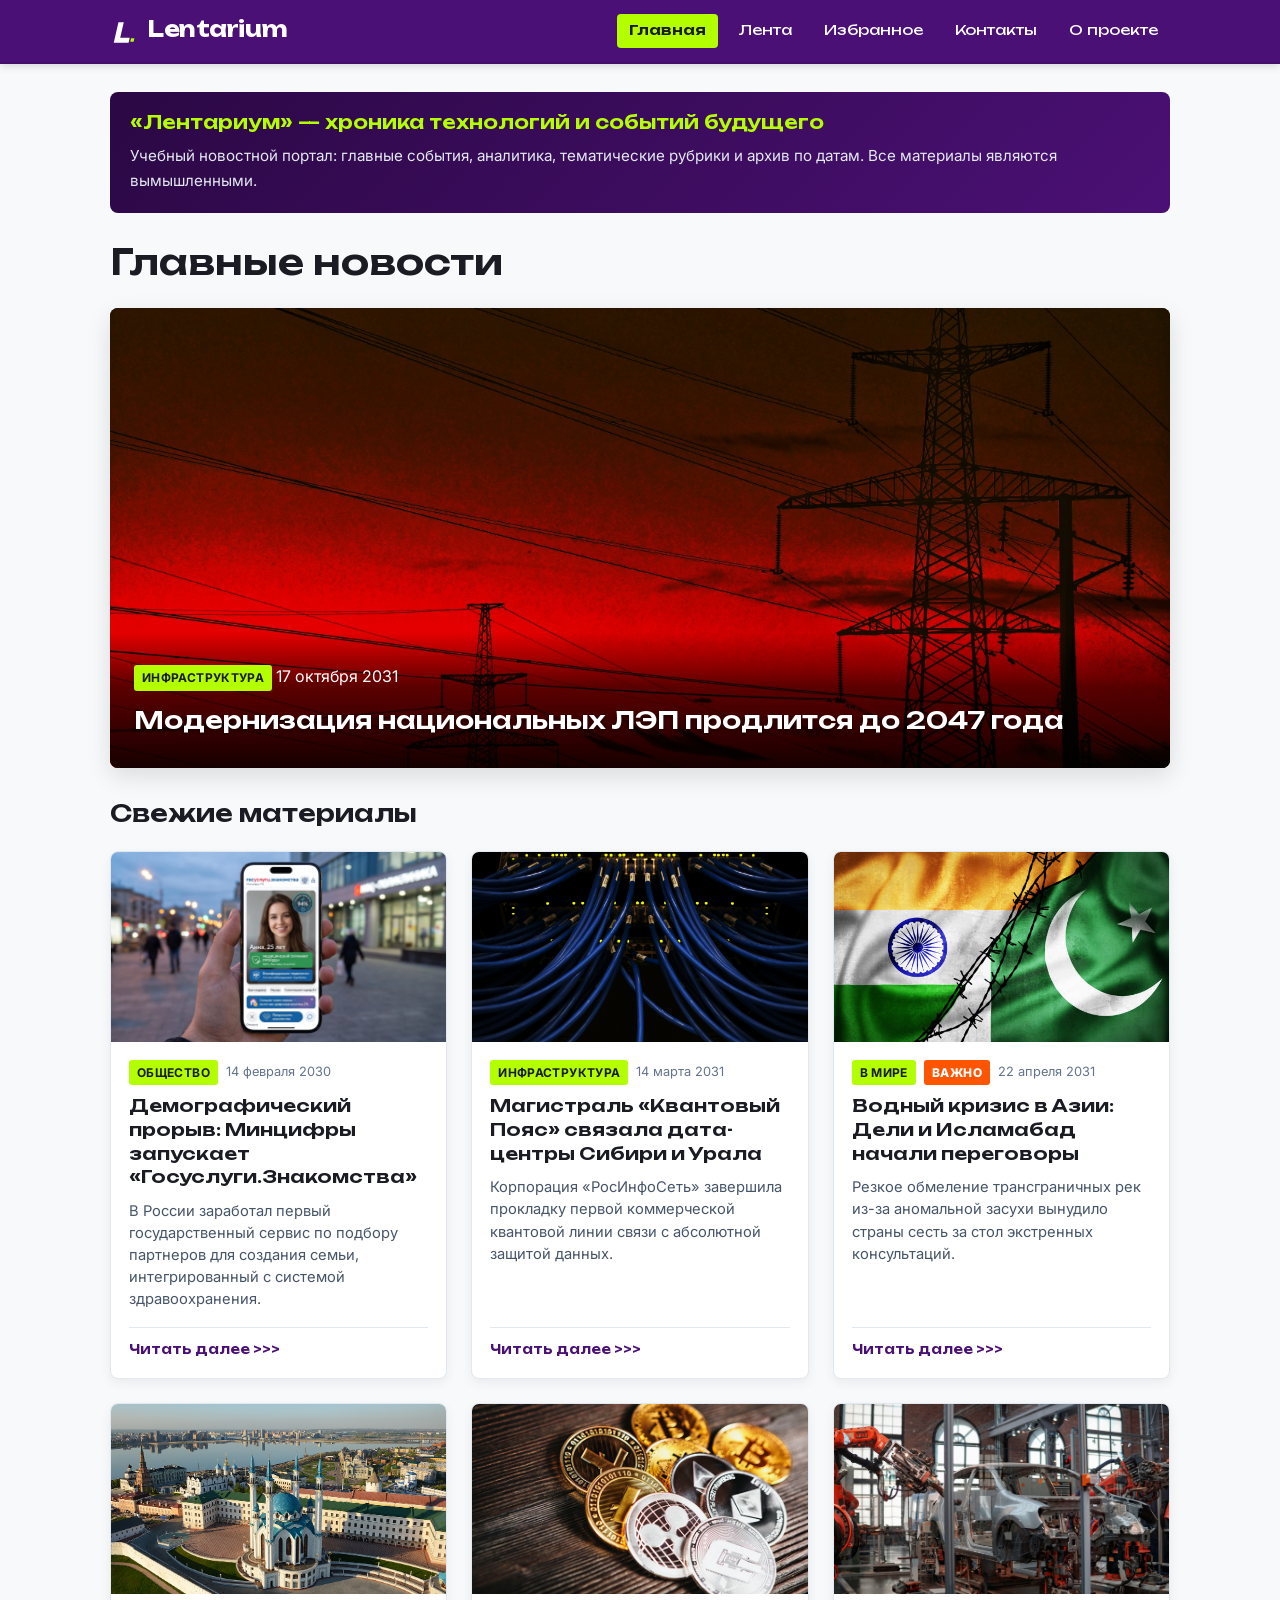
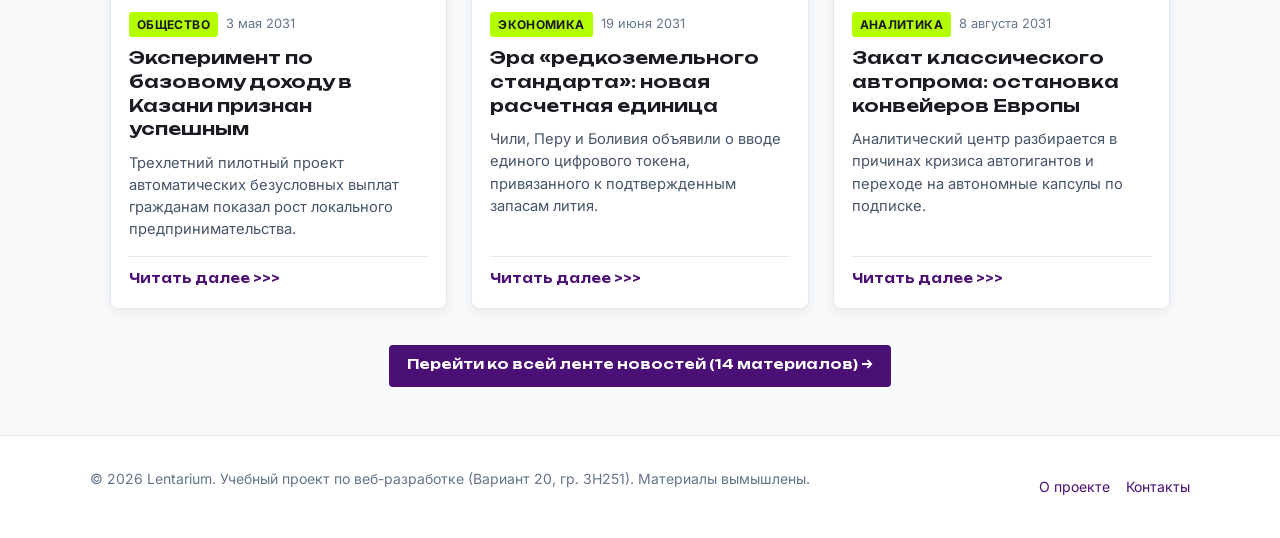
<file: index.html>
<!DOCTYPE html>
<html lang="ru">
<head>
    <meta charset="UTF-8">
    <meta name="viewport" content="width=device-width, initial-scale=1.0">
    <title>Lentarium — Главные новости</title>
    <!-- Фавиконка в формате SVG -->
    <link rel="icon" type="image/svg+xml" href="images/favicon.svg">
    <!-- Подключение основной таблицы стилей -->
    <link rel="stylesheet" href="css/style.css">
</head>
<body>

    <!-- Шапка сайта: логотип и главная навигация -->
    <header class="site-header">
        <div class="header-inner">
            <a href="index.html" class="logo">
                <img src="images/logo.svg" alt="Логотип Lentarium" class="logo-icon">
                <span class="logo-text">Lentarium</span>
            </a>
            <nav class="main-nav" aria-label="Основная навигация">
                <a href="index.html" class="active">Главная</a>
                <a href="news.html">Лента</a>
                <a href="favorites.html">Избранное</a>
                <a href="contacts.html">Контакты</a>
                <a href="about.html">О проекте</a>
            </nav>
        </div>
    </header>

    <main class="main--wide">
        <!-- Блок назначения сайта по ТЗ -->
        <section class="site-intro">
            <h2>«Лентариум» — хроника технологий и событий будущего</h2>
            <p>Учебный новостной портал: главные события, аналитика, тематические рубрики и архив по датам. Все материалы являются вымышленными.</p>
        </section>

        <h1>Главные новости</h1>

        <!-- Главная новость (Hero-баннер) со ссылкой на articles/0001.html -->
        <article class="article-banner">
            <img src="images/ModernizaciaLEP17102031.jpg" alt="Опоры высоковольтных ЛЭП на закате">
            <div class="article-banner__text">
                <p>
                    <span class="tag">Инфраструктура</span> 
                    <time datetime="2031-10-17">17 октября 2031</time>
                </p>
                <h2><a href="articles/0001.html">Модернизация национальных ЛЭП продлится до 2047 года</a></h2>
            </div>
        </article>

        <!-- Подборка из 6 свежих позиций по ТЗ с переходами на статьи -->
        <section>
            <h2>Свежие материалы</h2>
            <div class="news-grid">
                
                <!-- Карточка 1 -> articles/0002.html -->
                <article class="news-card">
                    <div class="news-card__media">
                        <img src="images/GosuslugiZnakomstva14022030.jpeg" alt="Платформа Госуслуги.Знакомства">
                    </div>
                    <div class="news-card__body">
                        <div class="news-card__meta">
                            <span class="tag">Общество</span>
                            <time datetime="2030-02-14">14 февраля 2030</time>
                        </div>
                        <h3 class="news-card__title">
                            <a href="articles/0002.html">Демографический прорыв: Минцифры запускает «Госуслуги.Знакомства»</a>
                        </h3>
                        <p class="news-card__text">
                            В России заработал первый государственный сервис по подбору партнеров для создания семьи, интегрированный с системой здравоохранения.
                        </p>
                        <div class="news-card__footer">
                            <a href="articles/0002.html" class="read-more">Читать далее &gt;&gt;&gt;</a>
                        </div>
                    </div>
                </article>

                <!-- Карточка 2 -> articles/0003.html -->
                <article class="news-card">
                    <div class="news-card__media">
                        <img src="images/ITMainline14032031.jpg" alt="Серверная стойка дата-центра">
                    </div>
                    <div class="news-card__body">
                        <div class="news-card__meta">
                            <span class="tag">Инфраструктура</span>
                            <time datetime="2031-03-14">14 марта 2031</time>
                        </div>
                        <h3 class="news-card__title">
                            <a href="articles/0003.html">Магистраль «Квантовый Пояс» связала дата-центры Сибири и Урала</a>
                        </h3>
                        <p class="news-card__text">
                            Корпорация «РосИнфоСеть» завершила прокладку первой коммерческой квантовой линии связи с абсолютной защитой данных.
                        </p>
                        <div class="news-card__footer">
                            <a href="articles/0003.html" class="read-more">Читать далее &gt;&gt;&gt;</a>
                        </div>
                    </div>
                </article>

                <!-- Карточка 3 -> articles/0004.html (Срочная новость ВАЖНО) -->
                <article class="news-card">
                    <div class="news-card__media">
                        <img src="images/IndiaPakistan22042031.jpg" alt="Флаги Индии и Пакистана на фоне засухи">
                    </div>
                    <div class="news-card__body">
                        <div class="news-card__meta">
                            <span class="tag">В мире</span>
                            <span class="warntag">ВАЖНО</span>
                            <time datetime="2031-04-22">22 апреля 2031</time>
                        </div>
                        <h3 class="news-card__title">
                            <a href="articles/0004.html">Водный кризис в Азии: Дели и Исламабад начали переговоры</a>
                        </h3>
                        <p class="news-card__text">
                            Резкое обмеление трансграничных рек из-за аномальной засухи вынудило страны сесть за стол экстренных консультаций.
                        </p>
                        <div class="news-card__footer">
                            <a href="articles/0004.html" class="read-more">Читать далее &gt;&gt;&gt;</a>
                        </div>
                    </div>
                </article>

                <!-- Карточка 4 -> articles/0005.html -->
                <article class="news-card">
                    <div class="news-card__media">
                        <img src="images/Kazan03052031.jpg" alt="Вид на город Казань">
                    </div>
                    <div class="news-card__body">
                        <div class="news-card__meta">
                            <span class="tag">Общество</span>
                            <time datetime="2031-05-03">3 мая 2031</time>
                        </div>
                        <h3 class="news-card__title">
                            <a href="articles/0005.html">Эксперимент по базовому доходу в Казани признан успешным</a>
                        </h3>
                        <p class="news-card__text">
                            Трехлетний пилотный проект автоматических безусловных выплат гражданам показал рост локального предпринимательства.
                        </p>
                        <div class="news-card__footer">
                            <a href="articles/0005.html" class="read-more">Читать далее &gt;&gt;&gt;</a>
                        </div>
                    </div>
                </article>

                <!-- Карточка 5 -> articles/0006.html -->
                <article class="news-card">
                    <div class="news-card__media">
                        <img src="images/VirtualCurrency19062031.jpg" alt="Символ цифровой валюты">
                    </div>
                    <div class="news-card__body">
                        <div class="news-card__meta">
                            <span class="tag">Экономика</span>
                            <time datetime="2031-06-19">19 июня 2031</time>
                        </div>
                        <h3 class="news-card__title">
                            <a href="articles/0006.html">Эра «редкоземельного стандарта»: новая расчетная единица</a>
                        </h3>
                        <p class="news-card__text">
                            Чили, Перу и Боливия объявили о вводе единого цифрового токена, привязанного к подтвержденным запасам лития.
                        </p>
                        <div class="news-card__footer">
                            <a href="articles/0006.html" class="read-more">Читать далее &gt;&gt;&gt;</a>
                        </div>
                    </div>
                </article>

                <!-- Карточка 6 -> articles/0007.html -->
                <article class="news-card">
                    <div class="news-card__media">
                        <img src="images/AutomotiveIndustry08082031.jpg" alt="Роботизированный автомобильный конвейер">
                    </div>
                    <div class="news-card__body">
                        <div class="news-card__meta">
                            <span class="tag">Аналитика</span>
                            <time datetime="2031-08-08">8 августа 2031</time>
                        </div>
                        <h3 class="news-card__title">
                            <a href="articles/0007.html">Закат классического автопрома: остановка конвейеров Европы</a>
                        </h3>
                        <p class="news-card__text">
                            Аналитический центр разбирается в причинах кризиса автогигантов и переходе на автономные капсулы по подписке.
                        </p>
                        <div class="news-card__footer">
                            <a href="articles/0007.html" class="read-more">Читать далее &gt;&gt;&gt;</a>
                        </div>
                    </div>
                </article>

            </div>
            
            <div class="center-action">
                <a href="news.html" class="btn btn-primary">Перейти ко всей ленте новостей (14 материалов) →</a>
            </div>
        </section>
    </main>

    <!-- Подвал сайта -->
    <footer class="site-footer">
        <div class="footer-inner">
            <p>© 2026 Lentarium. Учебный проект по веб-разработке (Вариант 20, гр. ЗН251). Материалы вымышлены.</p>
            <div class="footer-links">
                <a href="about.html">О проекте</a>
                <a href="contacts.html">Контакты</a>
            </div>
        </div>
    </footer>

</body>
</html>
</file>
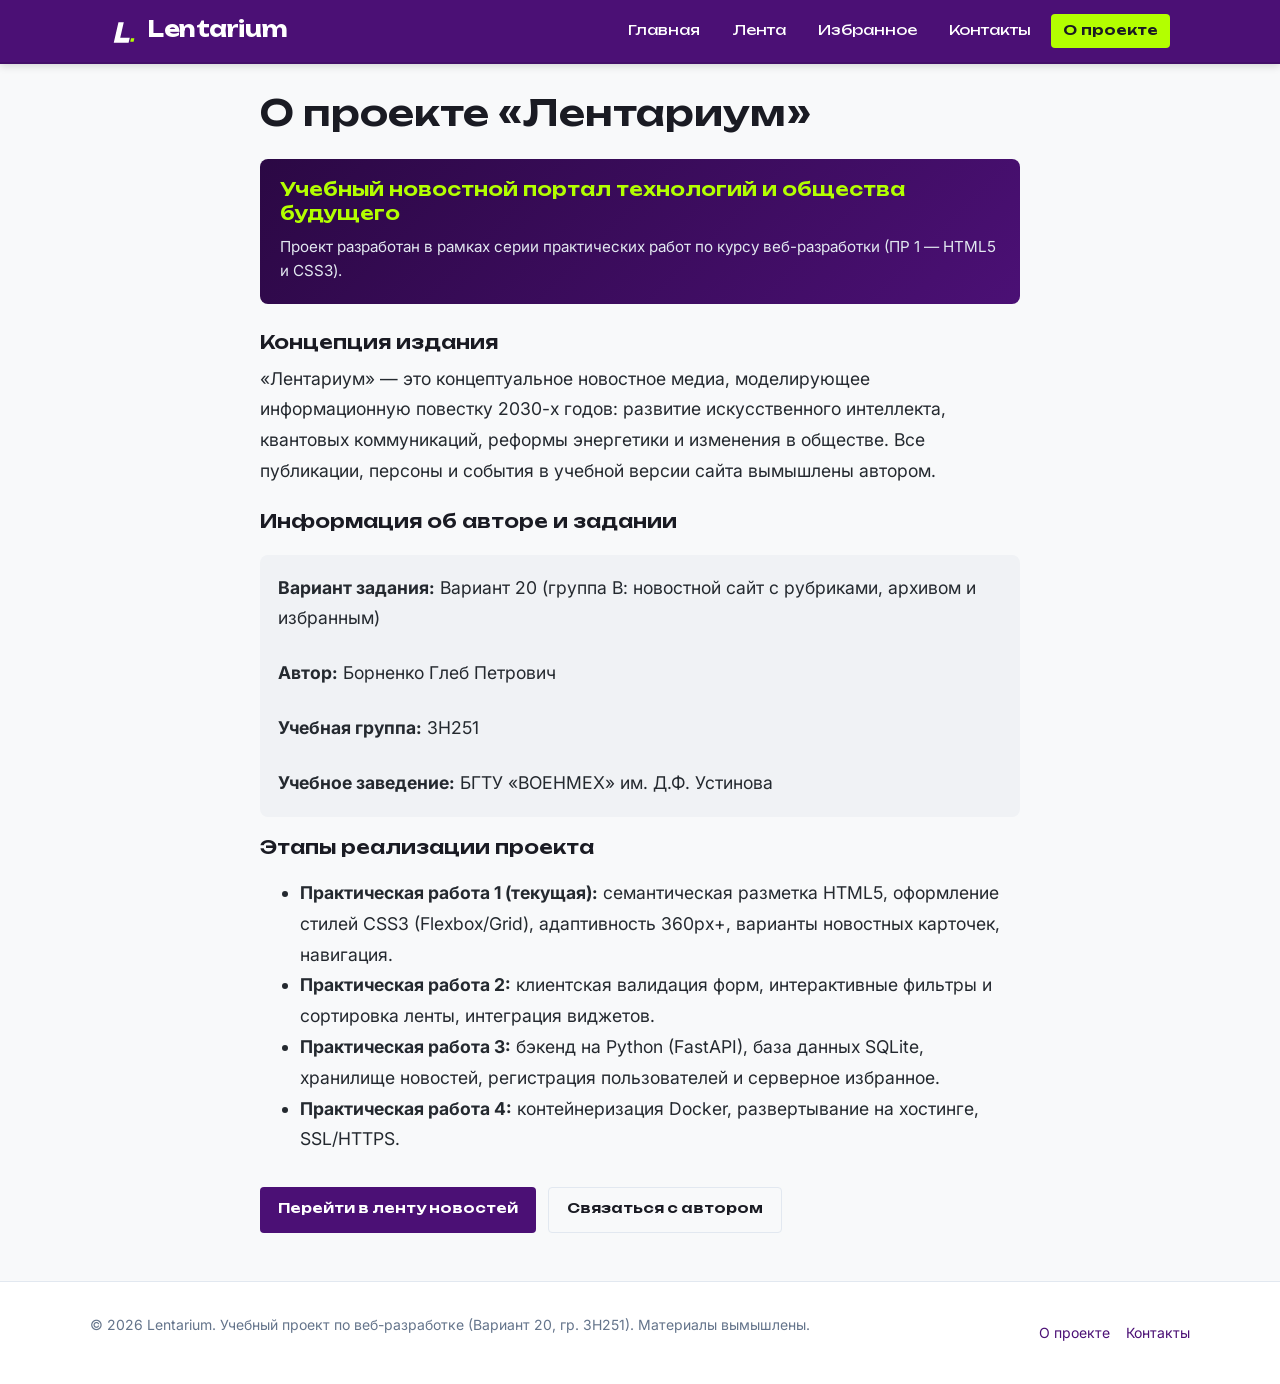
<file: about.html>
<!DOCTYPE html>
<html lang="ru">
<head>
    <meta charset="UTF-8">
    <meta name="viewport" content="width=device-width, initial-scale=1.0">
    <title>Lentarium — О проекте</title>
    <!-- Фавиконка в формате SVG -->
    <link rel="icon" type="image/svg+xml" href="images/favicon.svg">
    <!-- Подключение основной таблицы стилей -->
    <link rel="stylesheet" href="css/style.css">
</head>
<body>

    <!-- Шапка сайта -->
    <header class="site-header">
        <div class="header-inner">
            <a href="index.html" class="logo">
                <img src="images/logo.svg" alt="Логотип Lentarium" class="logo-icon">
                <span class="logo-text">Lentarium</span>
            </a>
            <nav class="main-nav" aria-label="Основная навигация">
                <a href="index.html">Главная</a>
                <a href="news.html">Лента</a>
                <a href="favorites.html">Избранное</a>
                <a href="contacts.html">Контакты</a>
                <a href="about.html" class="active">О проекте</a>
            </nav>
        </div>
    </header>

    <main>
        <h1>О проекте «Лентариум»</h1>

        <section class="site-intro">
            <h2>Учебный новостной портал технологий и общества будущего</h2>
            <p>Проект разработан в рамках серии практических работ по курсу веб-разработки (ПР 1 — HTML5 и CSS3).</p>
        </section>

        <article class="article-content">
            <h3>Концепция издания</h3>
            <p>
                «Лентариум» — это концептуальное новостное медиа, моделирующее информационную повестку 2030-х годов: развитие искусственного интеллекта, квантовых коммуникаций, реформы энергетики и изменения в обществе. Все публикации, персоны и события в учебной версии сайта вымышлены автором.
            </p>

            <h3>Информация об авторе и задании</h3>
            <div class="project-author-box">
                <p class="author-item"><strong>Вариант задания:</strong> Вариант 20 (группа В: новостной сайт с рубриками, архивом и избранным)</p>
                <p class="author-item"><strong>Автор:</strong> Борненко Глеб Петрович</p>
                <p class="author-item"><strong>Учебная группа:</strong> ЗН251</p>
                <p class="author-item"><strong>Учебное заведение:</strong> БГТУ «ВОЕНМЕХ» им. Д.Ф. Устинова</p>
            </div>

            <h3>Этапы реализации проекта</h3>
            <ul>
                <li><strong>Практическая работа 1 (текущая):</strong> семантическая разметка HTML5, оформление стилей CSS3 (Flexbox/Grid), адаптивность 360px+, варианты новостных карточек, навигация.</li>
                <li><strong>Практическая работа 2:</strong> клиентская валидация форм, интерактивные фильтры и сортировка ленты, интеграция виджетов.</li>
                <li><strong>Практическая работа 3:</strong> бэкенд на Python (FastAPI), база данных SQLite, хранилище новостей, регистрация пользователей и серверное избранное.</li>
                <li><strong>Практическая работа 4:</strong> контейнеризация Docker, развертывание на хостинге, SSL/HTTPS.</li>
            </ul>

            <div class="about-actions">
                <a href="news.html" class="btn btn-primary">Перейти в ленту новостей</a>
                <a href="contacts.html" class="btn btn-outline">Связаться с автором</a>
            </div>
        </article>
    </main>

    <!-- Подвал сайта -->
    <footer class="site-footer">
        <div class="footer-inner">
            <p>© 2026 Lentarium. Учебный проект по веб-разработке (Вариант 20, гр. ЗН251). Материалы вымышлены.</p>
            <div class="footer-links">
                <a href="about.html">О проекте</a>
                <a href="contacts.html">Контакты</a>
            </div>
        </div>
    </footer>

</body>
</html>
</file>
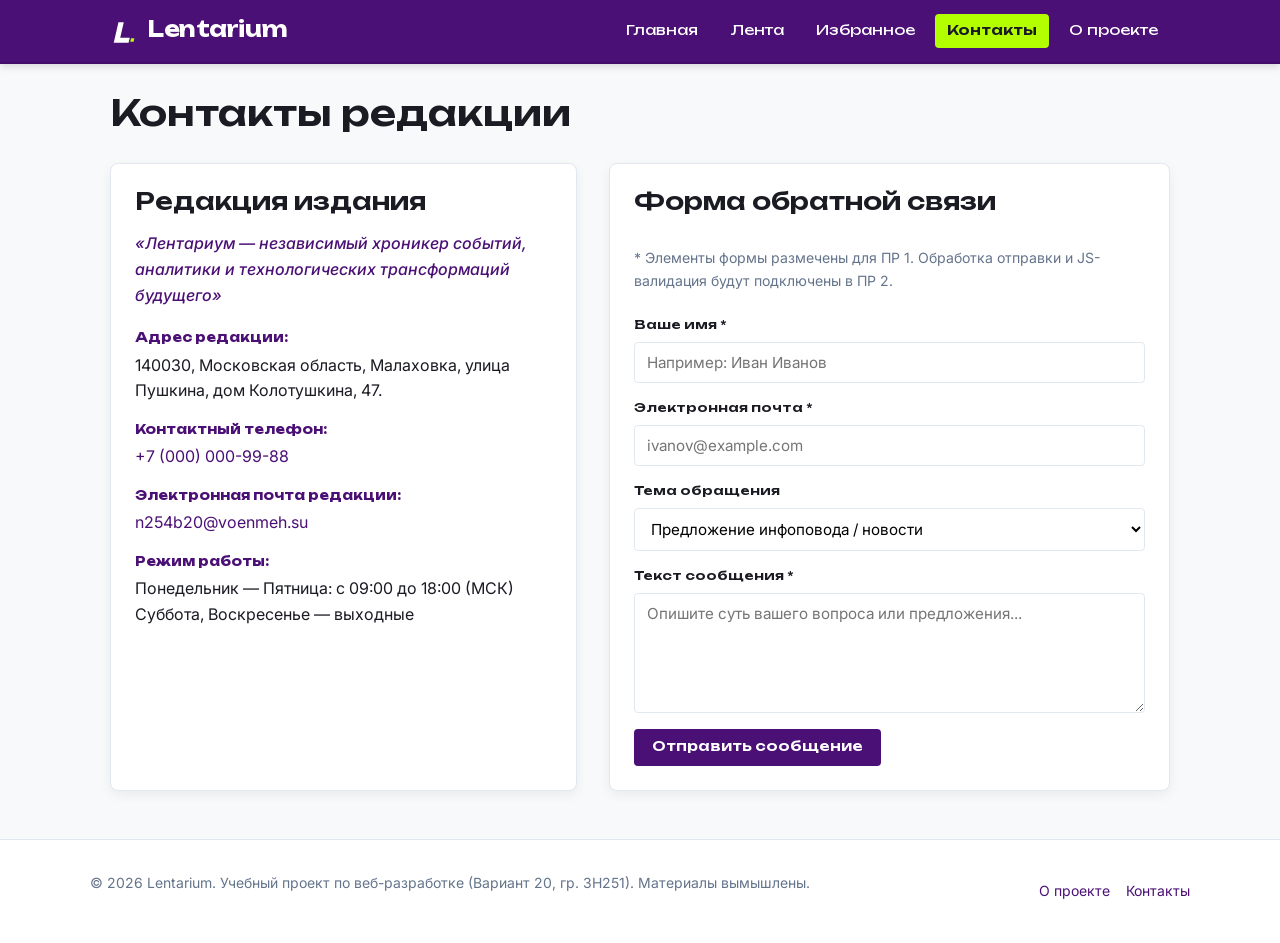
<file: contacts.html>
<!DOCTYPE html>
<html lang="ru">
<head>
    <meta charset="UTF-8">
    <meta name="viewport" content="width=device-width, initial-scale=1.0">
    <title>Lentarium — Контакты и обратная связь</title>
    <!-- Фавиконка в формате SVG -->
    <link rel="icon" type="image/svg+xml" href="images/favicon.svg">
    <!-- Подключение основной таблицы стилей -->
    <link rel="stylesheet" href="css/style.css">
</head>
<body>

    <!-- Шапка сайта -->
    <header class="site-header">
        <div class="header-inner">
            <a href="index.html" class="logo">
                <img src="images/logo.svg" alt="Логотип Lentarium" class="logo-icon">
                <span class="logo-text">Lentarium</span>
            </a>
            <nav class="main-nav" aria-label="Основная навигация">
                <a href="index.html">Главная</a>
                <a href="news.html">Лента</a>
                <a href="favorites.html">Избранное</a>
                <a href="contacts.html" class="active">Контакты</a>
                <a href="about.html">О проекте</a>
            </nav>
        </div>
    </header>

    <main class="main--wide">
        <h1>Контакты редакции</h1>

        <div class="contacts-wrapper">
            <!-- Блок контактной информации по ТЗ -->
            <section class="contact-card">
                <h2>Редакция издания</h2>
                
                <!-- Слоган издания по ТЗ -->
                <p class="slogan-quote">
                    «Лентариум — независимый хроникер событий, аналитики и технологических трансформаций будущего»
                </p>

                <ul class="contact-list">
                    <li>
                        <strong>Адрес редакции:</strong>
                        <span>140030, Московская область, Малаховка, улица Пушкина, дом Колотушкина, 47.</span>
                    </li>
                    <li>
                        <strong>Контактный телефон:</strong>
                        <a href="tel:+70000009988">+7 (000) 000-99-88</a>
                    </li>
                    <li>
                        <strong>Электронная почта редакции:</strong>
                        <a href="mailto:n254b20@voenmeh.su">n254b20@voenmeh.su</a>
                    </li>
                    <li>
                        <strong>Режим работы:</strong>
                        <span>Понедельник — Пятница: с 09:00 до 18:00 (МСК)<br>Суббота, Воскресенье — выходные</span>
                    </li>
                </ul>
            </section>

            <!-- Форма обратной связи по ТЗ (разметка для ПР 1, валидация и отправка заработают в ПР 2) -->
            <section>
                <form class="feedback-form" action="#" method="post" onsubmit="return false;">
                    <h2>Форма обратной связи</h2>
                    <p class="feedback-hint">
                        * Элементы формы размечены для ПР 1. Обработка отправки и JS-валидация будут подключены в ПР 2.
                    </p>

                    <div class="form-field">
                        <label for="feedback-name">Ваше имя *</label>
                        <input type="text" id="feedback-name" name="name" required placeholder="Например: Иван Иванов">
                    </div>

                    <div class="form-field">
                        <label for="feedback-email">Электронная почта *</label>
                        <input type="email" id="feedback-email" name="email" required placeholder="ivanov@example.com">
                    </div>

                    <div class="form-field">
                        <label for="feedback-topic">Тема обращения</label>
                        <select id="feedback-topic" name="topic">
                            <option value="news">Предложение инфоповода / новости</option>
                            <option value="question">Вопрос главному редактору</option>
                            <option value="partnership">Сотрудничество и партнерство</option>
                            <option value="error">Сообщить об ошибке или неточности</option>
                        </select>
                    </div>

                    <div class="form-field">
                        <label for="feedback-message">Текст сообщения *</label>
                        <textarea id="feedback-message" name="message" rows="5" required placeholder="Опишите суть вашего вопроса или предложения..."></textarea>
                    </div>

                    <button type="submit" class="btn btn-primary feedback-submit-btn">
                        Отправить сообщение
                    </button>
                </form>
            </section>
        </div>
    </main>

    <!-- Подвал сайта -->
    <footer class="site-footer">
        <div class="footer-inner">
            <p>© 2026 Lentarium. Учебный проект по веб-разработке (Вариант 20, гр. ЗН251). Материалы вымышлены.</p>
            <div class="footer-links">
                <a href="about.html">О проекте</a>
                <a href="contacts.html">Контакты</a>
            </div>
        </div>
    </footer>

</body>
</html>
</file>
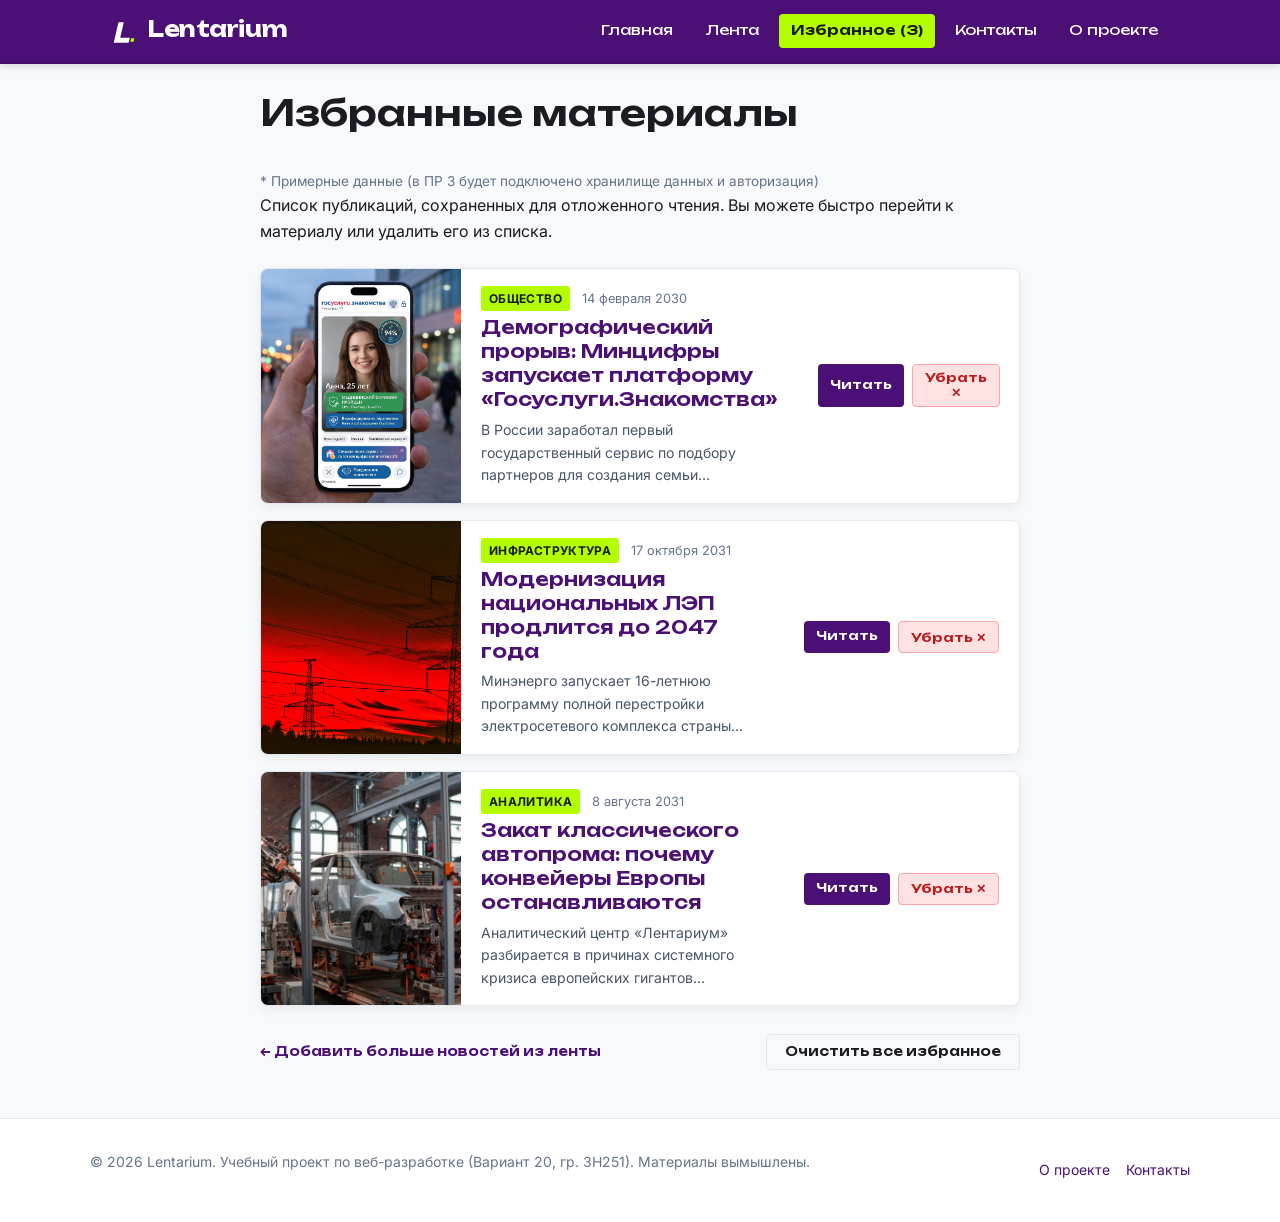
<file: favorites.html>
<!DOCTYPE html>
<html lang="ru">
<head>
    <meta charset="UTF-8">
    <meta name="viewport" content="width=device-width, initial-scale=1.0">
    <title>Lentarium — Избранные новости</title>
    <!-- Фавиконка в формате SVG -->
    <link rel="icon" type="image/svg+xml" href="images/favicon.svg">
    <!-- Подключение основной таблицы стилей -->
    <link rel="stylesheet" href="css/style.css">
</head>
<body>

    <!-- Шапка сайта -->
    <header class="site-header">
        <div class="header-inner">
            <a href="index.html" class="logo">
                <img src="images/logo.svg" alt="Логотип Lentarium" class="logo-icon">
                <span class="logo-text">Lentarium</span>
            </a>
            <nav class="main-nav" aria-label="Основная навигация">
                <a href="index.html">Главная</a>
                <a href="news.html">Лента</a>
                <a href="favorites.html" class="active">Избранное (3)</a>
                <a href="contacts.html">Контакты</a>
                <a href="about.html">О проекте</a>
            </nav>
        </div>
    </header>

    <main>
        <div class="favorites-header">
            <h1>Избранные материалы</h1>
            <span class="favorites-header__hint">
                * Примерные данные (в ПР 3 будет подключено хранилище данных и авторизация)
            </span>
        </div>

        <p>Список публикаций, сохраненных для отложенного чтения. Вы можете быстро перейти к материалу или удалить его из списка.</p>

        <!-- Список сохраненных материалов с кнопками «Убрать» по ТЗ -->
        <div class="favorites-list">

            <!-- Позиция 1 в избранном -> articles/0002.html -->
            <article class="favorite-item">
                <img src="images/GosuslugiZnakomstva14022030.jpeg" alt="Госуслуги.Знакомства">
                <div class="favorite-item__info">
                    <div class="favorite-item__meta">
                        <span class="tag">Общество</span>
                        <time datetime="2030-02-14" class="favorite-item__time">14 февраля 2030</time>
                    </div>
                    <h3 class="favorite-item__title">
                        <a href="articles/0002.html">Демографический прорыв: Минцифры запускает платформу «Госуслуги.Знакомства»</a>
                    </h3>
                    <p class="favorite-item__excerpt">
                        В России заработал первый государственный сервис по подбору партнеров для создания семьи...
                    </p>
                </div>
                <div class="favorite-item__actions">
                    <a href="articles/0002.html" class="btn btn-primary favorite-item__btn-read">Читать</a>
                    <button type="button" class="btn btn-danger" title="Убрать из списка (интерфейс ПР 1)">Убрать ✕</button>
                </div>
            </article>

            <!-- Позиция 2 в избранном -> articles/0001.html -->
            <article class="favorite-item">
                <img src="images/ModernizaciaLEP17102031.jpg" alt="Модернизация ЛЭП">
                <div class="favorite-item__info">
                    <div class="favorite-item__meta">
                        <span class="tag">Инфраструктура</span>
                        <time datetime="2031-10-17" class="favorite-item__time">17 октября 2031</time>
                    </div>
                    <h3 class="favorite-item__title">
                        <a href="articles/0001.html">Модернизация национальных ЛЭП продлится до 2047 года</a>
                    </h3>
                    <p class="favorite-item__excerpt">
                        Минэнерго запускает 16-летнюю программу полной перестройки электросетевого комплекса страны...
                    </p>
                </div>
                <div class="favorite-item__actions">
                    <a href="articles/0001.html" class="btn btn-primary favorite-item__btn-read">Читать</a>
                    <button type="button" class="btn btn-danger" title="Убрать из списка (интерфейс ПР 1)">Убрать ✕</button>
                </div>
            </article>

            <!-- Позиция 3 в избранном -> articles/0007.html -->
            <article class="favorite-item">
                <img src="images/AutomotiveIndustry08082031.jpg" alt="Автомобильная промышленность">
                <div class="favorite-item__info">
                    <div class="favorite-item__meta">
                        <span class="tag">Аналитика</span>
                        <time datetime="2031-08-08" class="favorite-item__time">8 августа 2031</time>
                    </div>
                    <h3 class="favorite-item__title">
                        <a href="articles/0007.html">Закат классического автопрома: почему конвейеры Европы останавливаются</a>
                    </h3>
                    <p class="favorite-item__excerpt">
                        Аналитический центр «Лентариум» разбирается в причинах системного кризиса европейских гигантов...
                    </p>
                </div>
                <div class="favorite-item__actions">
                    <a href="articles/0007.html" class="btn btn-primary favorite-item__btn-read">Читать</a>
                    <button type="button" class="btn btn-danger" title="Убрать из списка (интерфейс ПР 1)">Убрать ✕</button>
                </div>
            </article>

        </div>

        <div class="favorites-footer-actions">
            <a href="news.html" class="read-more">← Добавить больше новостей из ленты</a>
            <button type="button" class="btn btn-outline btn-clear-favorites">Очистить все избранное</button>
        </div>
    </main>

    <!-- Подвал сайта -->
    <footer class="site-footer">
        <div class="footer-inner">
            <p>© 2026 Lentarium. Учебный проект по веб-разработке (Вариант 20, гр. ЗН251). Материалы вымышлены.</p>
            <div class="footer-links">
                <a href="about.html">О проекте</a>
                <a href="contacts.html">Контакты</a>
            </div>
        </div>
    </footer>

</body>
</html>
</file>
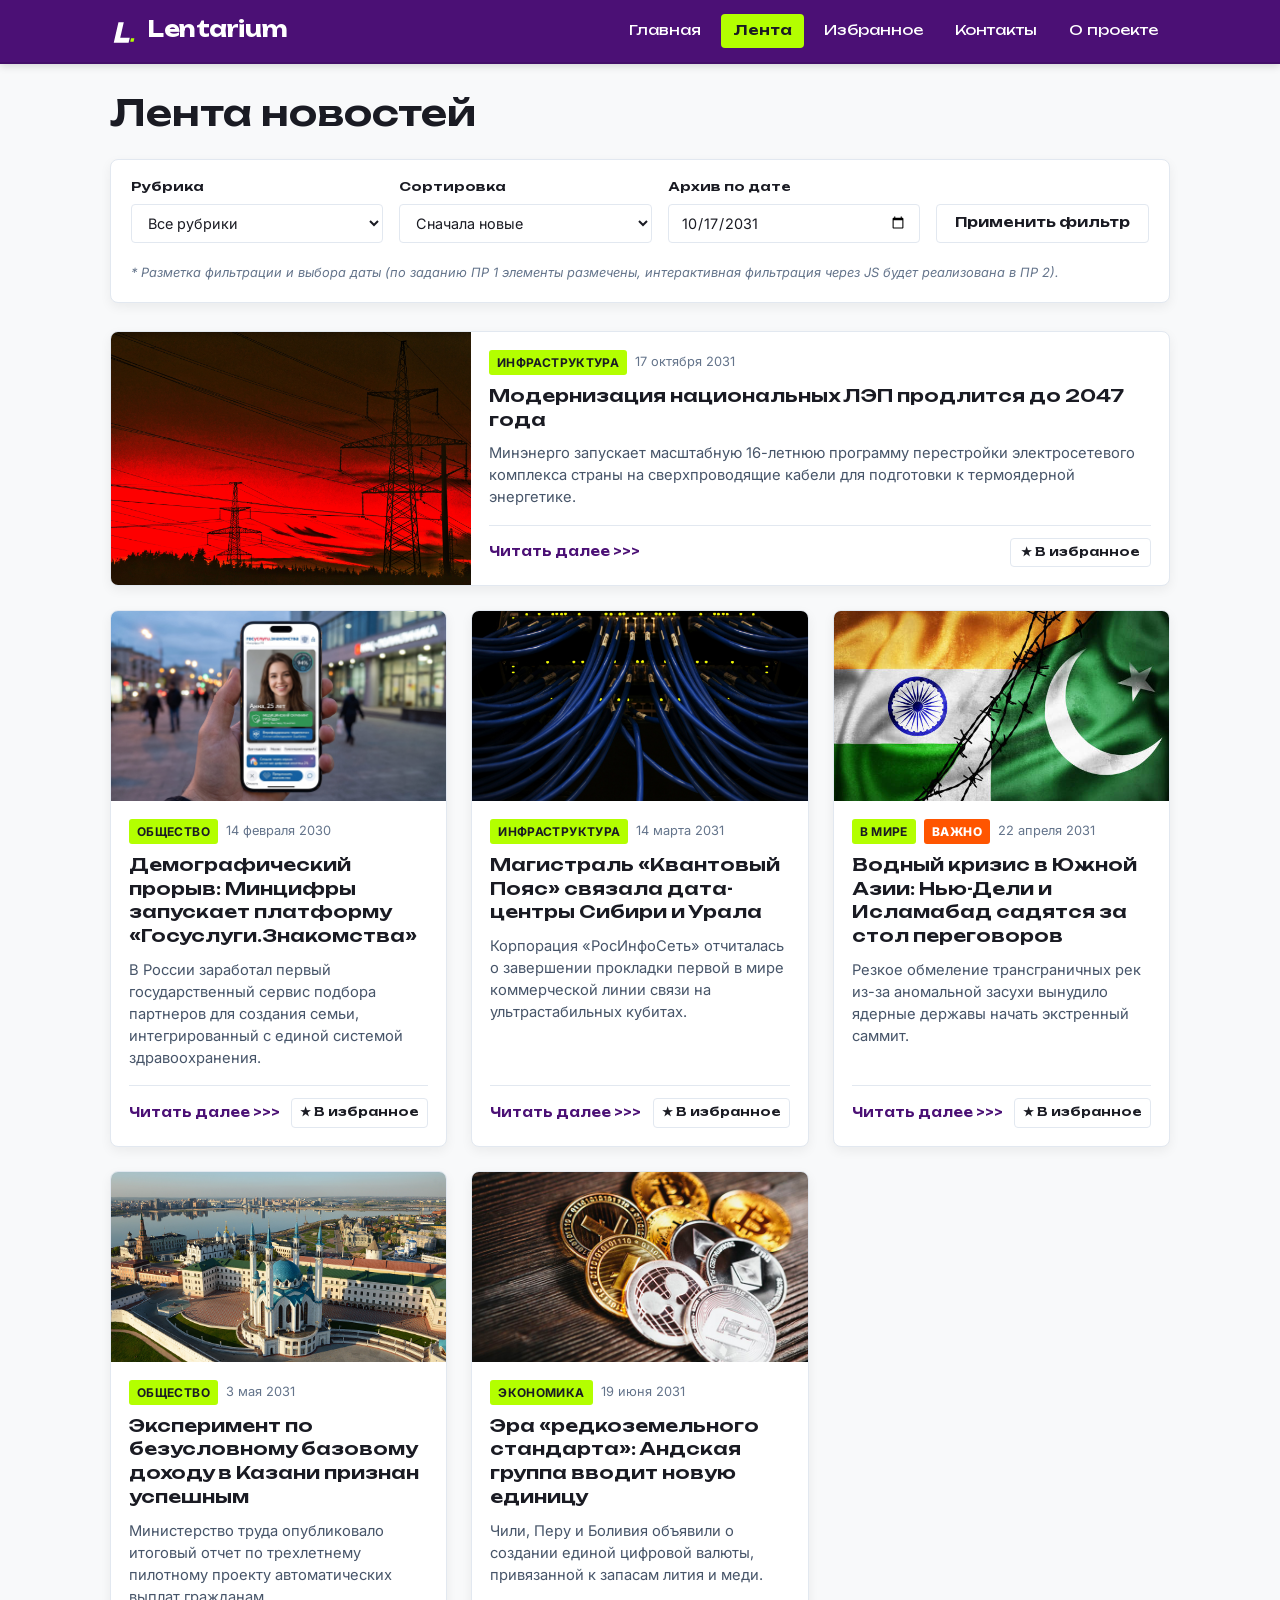
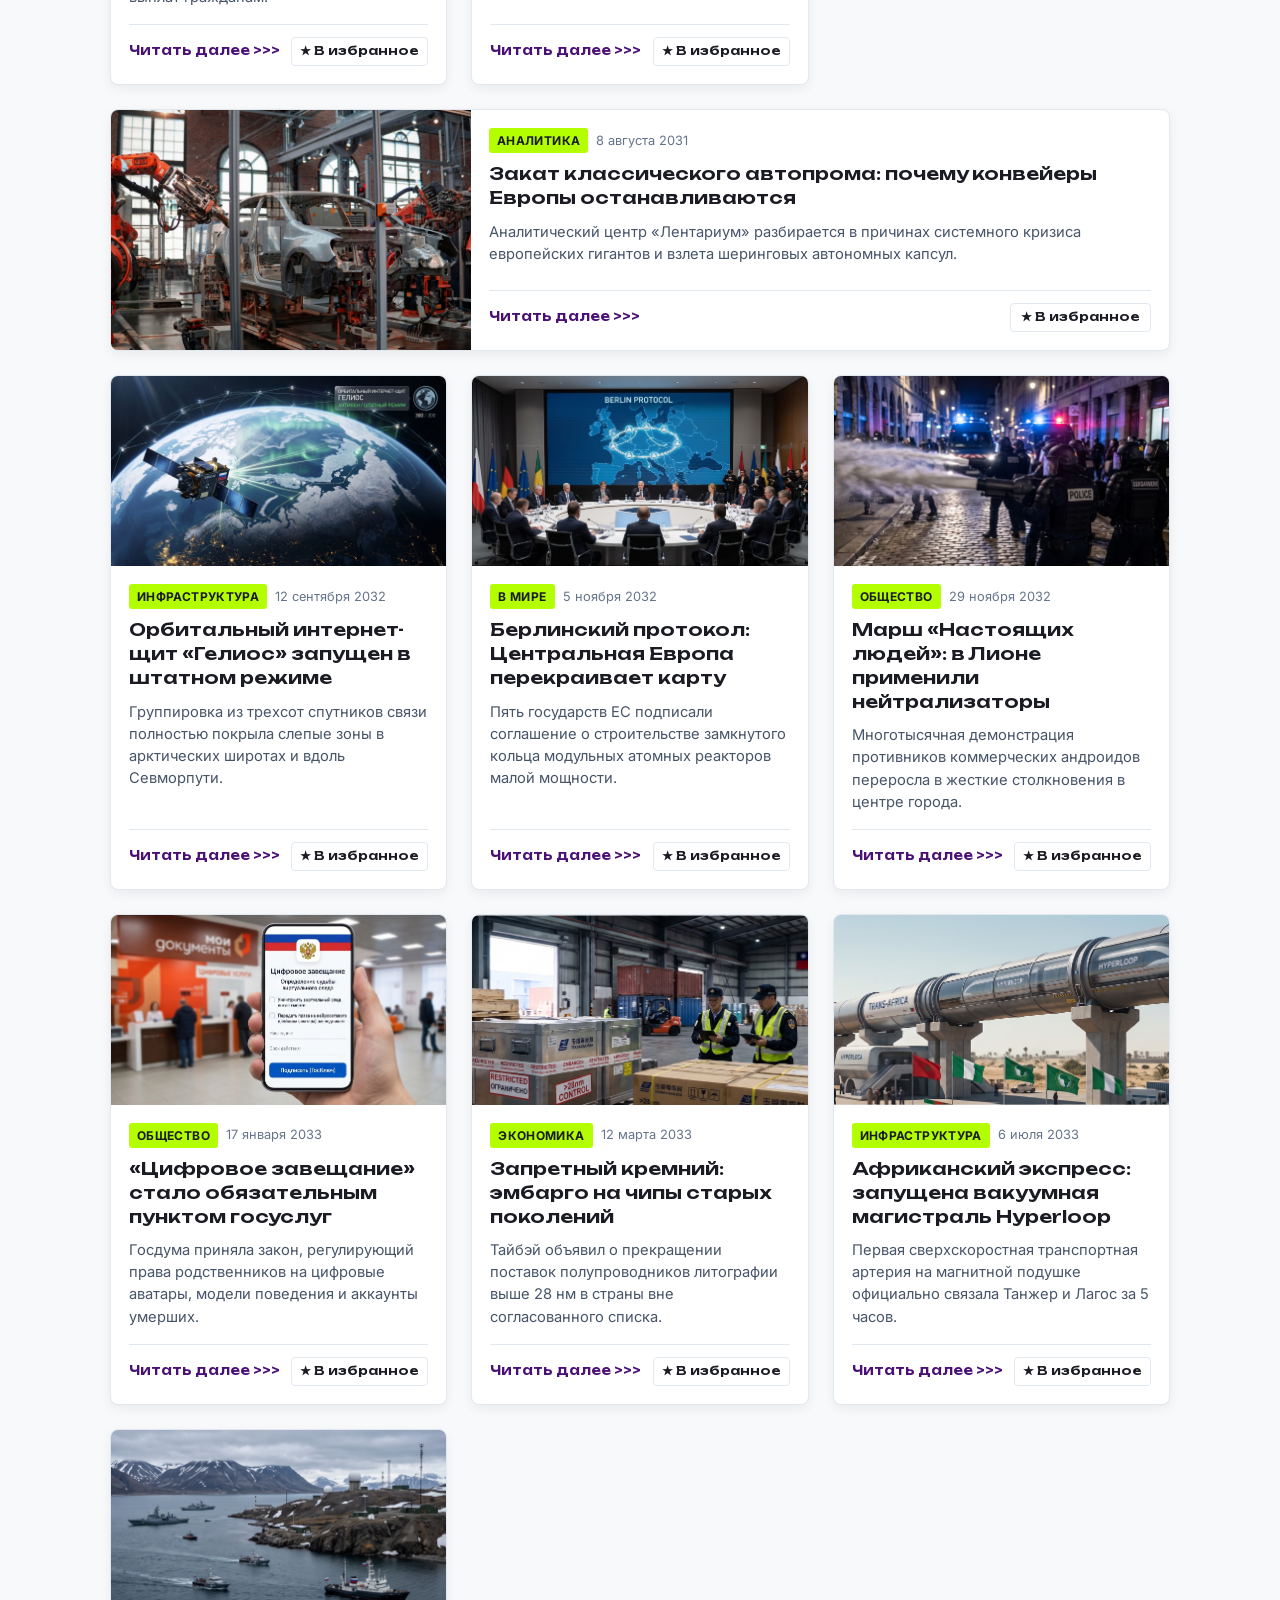
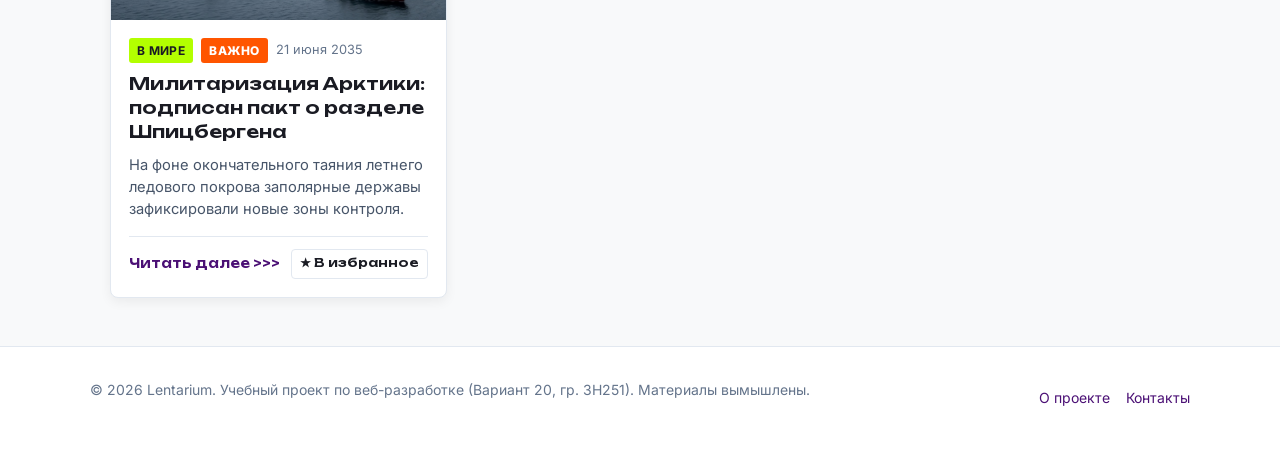
<file: news.html>
<!DOCTYPE html>
<html lang="ru">
<head>
    <meta charset="UTF-8">
    <meta name="viewport" content="width=device-width, initial-scale=1.0">
    <title>Lentarium — Лента новостей и архив</title>
    <!-- Фавиконка в формате SVG -->
    <link rel="icon" type="image/svg+xml" href="images/favicon.svg">
    <!-- Подключение основной таблицы стилей -->
    <link rel="stylesheet" href="css/style.css">
</head>
<body>

    <!-- Шапка сайта -->
    <header class="site-header">
        <div class="header-inner">
            <a href="index.html" class="logo">
                <img src="images/logo.svg" alt="Логотип Lentarium" class="logo-icon">
                <span class="logo-text">Lentarium</span>
            </a>
            <nav class="main-nav" aria-label="Основная навигация">
                <a href="index.html">Главная</a>
                <a href="news.html" class="active">Лента</a>
                <a href="favorites.html">Избранное</a>
                <a href="contacts.html">Контакты</a>
                <a href="about.html">О проекте</a>
            </nav>
        </div>
    </header>

    <main class="main--wide">
        <h1>Лента новостей</h1>

        <!-- Блок фильтрации и сортировки (по ТЗ: размечаются в ПР 1, заработают в ПР 2) -->
        <form class="news-filters" action="#" method="get" onsubmit="return false;">
            <div class="filter-group">
                <label for="filter-category">Рубрика</label>
                <select id="filter-category" name="category">
                    <option value="all">Все рубрики</option>
                    <option value="economics">Экономика</option>
                    <option value="society">Общество</option>
                    <option value="infrastructure">Инфраструктура</option>
                    <option value="world">В мире</option>
                    <option value="analytics">Аналитика</option>
                </select>
            </div>

            <div class="filter-group">
                <label for="filter-sort">Сортировка</label>
                <select id="filter-sort" name="sort">
                    <option value="newest">Сначала новые</option>
                    <option value="oldest">Сначала старые</option>
                </select>
            </div>

            <div class="filter-group">
                <label for="filter-date">Архив по дате</label>
                <input type="date" id="filter-date" name="date" value="2031-10-17">
            </div>

            <div class="filter-group filter-group--btn">
                <button type="button" class="btn btn-outline" title="Интерфейс фильтрации для ПР 1">Применить фильтр</button>
            </div>

            <div class="filter-hint">
                * Разметка фильтрации и выбора даты (по заданию ПР 1 элементы размечены, интерактивная фильтрация через JS будет реализована в ПР 2).
            </div>
        </form>

        <!-- Сетка новостей: 14 материалов в разных вариантах верстки (как в «Известиях») -->
        <div class="news-grid">

            <!-- 1. ШИРОКАЯ КАРТОЧКА -> articles/0001.html -->
            <article class="news-card news-card--wide">
                <div class="news-card__media">
                    <img src="images/ModernizaciaLEP17102031.jpg" alt="Опоры ЛЭП на закате">
                </div>
                <div class="news-card__body">
                    <div class="news-card__meta">
                        <span class="tag">Инфраструктура</span>
                        <time datetime="2031-10-17">17 октября 2031</time>
                    </div>
                    <h2 class="news-card__title">
                        <a href="articles/0001.html">Модернизация национальных ЛЭП продлится до 2047 года</a>
                    </h2>
                    <p class="news-card__text">
                        Минэнерго запускает масштабную 16-летнюю программу перестройки электросетевого комплекса страны на сверхпроводящие кабели для подготовки к термоядерной энергетике.
                    </p>
                    <div class="news-card__footer">
                        <a href="articles/0001.html" class="read-more">Читать далее &gt;&gt;&gt;</a>
                        <a href="favorites.html" class="btn btn-outline btn-favorite-card--wide">★ В избранное</a>
                    </div>
                </div>
            </article>

            <!-- 2. СТАНДАРТНАЯ КАРТОЧКА -> articles/0002.html -->
            <article class="news-card">
                <div class="news-card__media">
                    <img src="images/GosuslugiZnakomstva14022030.jpeg" alt="Платформа Госуслуги.Знакомства">
                </div>
                <div class="news-card__body">
                    <div class="news-card__meta">
                        <span class="tag">Общество</span>
                        <time datetime="2030-02-14">14 февраля 2030</time>
                    </div>
                    <h3 class="news-card__title">
                        <a href="articles/0002.html">Демографический прорыв: Минцифры запускает платформу «Госуслуги.Знакомства»</a>
                    </h3>
                    <p class="news-card__text">
                        В России заработал первый государственный сервис подбора партнеров для создания семьи, интегрированный с единой системой здравоохранения.
                    </p>
                    <div class="news-card__footer">
                        <a href="articles/0002.html" class="read-more">Читать далее &gt;&gt;&gt;</a>
                        <a href="favorites.html" class="btn btn-outline btn-favorite-card">★ В избранное</a>
                    </div>
                </div>
            </article>

            <!-- 3. СТАНДАРТНАЯ КАРТОЧКА -> articles/0003.html -->
            <article class="news-card">
                <div class="news-card__media">
                    <img src="images/ITMainline14032031.jpg" alt="Сервер ЦОД">
                </div>
                <div class="news-card__body">
                    <div class="news-card__meta">
                        <span class="tag">Инфраструктура</span>
                        <time datetime="2031-03-14">14 марта 2031</time>
                    </div>
                    <h3 class="news-card__title">
                        <a href="articles/0003.html">Магистраль «Квантовый Пояс» связала дата-центры Сибири и Урала</a>
                    </h3>
                    <p class="news-card__text">
                        Корпорация «РосИнфоСеть» отчиталась о завершении прокладки первой в мире коммерческой линии связи на ультрастабильных кубитах.
                    </p>
                    <div class="news-card__footer">
                        <a href="articles/0003.html" class="read-more">Читать далее &gt;&gt;&gt;</a>
                        <a href="favorites.html" class="btn btn-outline btn-favorite-card">★ В избранное</a>
                    </div>
                </div>
            </article>

            <!-- 4. СРОЧНАЯ НОВОСТЬ -> articles/0004.html -->
            <article class="news-card">
                <div class="news-card__media">
                    <img src="images/IndiaPakistan22042031.jpg" alt="Флаг Индии и Пакистана">
                </div>
                <div class="news-card__body">
                    <div class="news-card__meta">
                        <span class="tag">В мире</span>
                        <span class="warntag">ВАЖНО</span>
                        <time datetime="2031-04-22">22 апреля 2031</time>
                    </div>
                    <h3 class="news-card__title">
                        <a href="articles/0004.html">Водный кризис в Южной Азии: Нью-Дели и Исламабад садятся за стол переговоров</a>
                    </h3>
                    <p class="news-card__text">
                        Резкое обмеление трансграничных рек из-за аномальной засухи вынудило ядерные державы начать экстренный саммит.
                    </p>
                    <div class="news-card__footer">
                        <a href="articles/0004.html" class="read-more">Читать далее &gt;&gt;&gt;</a>
                        <a href="favorites.html" class="btn btn-outline btn-favorite-card">★ В избранное</a>
                    </div>
                </div>
            </article>

            <!-- 5. СТАНДАРТНАЯ КАРТОЧКА -> articles/0005.html -->
            <article class="news-card">
                <div class="news-card__media">
                    <img src="images/Kazan03052031.jpg" alt="Мечеть Кул-Шариф">
                </div>
                <div class="news-card__body">
                    <div class="news-card__meta">
                        <span class="tag">Общество</span>
                        <time datetime="2031-05-03">3 мая 2031</time>
                    </div>
                    <h3 class="news-card__title">
                        <a href="articles/0005.html">Эксперимент по безусловному базовому доходу в Казани признан успешным</a>
                    </h3>
                    <p class="news-card__text">
                        Министерство труда опубликовало итоговый отчет по трехлетнему пилотному проекту автоматических выплат гражданам.
                    </p>
                    <div class="news-card__footer">
                        <a href="articles/0005.html" class="read-more">Читать далее &gt;&gt;&gt;</a>
                        <a href="favorites.html" class="btn btn-outline btn-favorite-card">★ В избранное</a>
                    </div>
                </div>
            </article>

            <!-- 6. СТАНДАРТНАЯ КАРТОЧКА -> articles/0006.html -->
            <article class="news-card">
                <div class="news-card__media">
                    <img src="images/VirtualCurrency19062031.jpg" alt="Цифровая валюта">
                </div>
                <div class="news-card__body">
                    <div class="news-card__meta">
                        <span class="tag">Экономика</span>
                        <time datetime="2031-06-19">19 июня 2031</time>
                    </div>
                    <h3 class="news-card__title">
                        <a href="articles/0006.html">Эра «редкоземельного стандарта»: Андская группа вводит новую единицу</a>
                    </h3>
                    <p class="news-card__text">
                        Чили, Перу и Боливия объявили о создании единой цифровой валюты, привязанной к запасам лития и меди.
                    </p>
                    <div class="news-card__footer">
                        <a href="articles/0006.html" class="read-more">Читать далее &gt;&gt;&gt;</a>
                        <a href="favorites.html" class="btn btn-outline btn-favorite-card">★ В избранное</a>
                    </div>
                </div>
            </article>

            <!-- 7. ВТОРАЯ ШИРОКАЯ КАРТОЧКА -> articles/0007.html -->
            <article class="news-card news-card--wide">
                <div class="news-card__media">
                    <img src="images/AutomotiveIndustry08082031.jpg" alt="Автомобильная промышленность">
                </div>
                <div class="news-card__body">
                    <div class="news-card__meta">
                        <span class="tag">Аналитика</span>
                        <time datetime="2031-08-08">8 августа 2031</time>
                    </div>
                    <h2 class="news-card__title">
                        <a href="articles/0007.html">Закат классического автопрома: почему конвейеры Европы останавливаются</a>
                    </h2>
                    <p class="news-card__text">
                        Аналитический центр «Лентариум» разбирается в причинах системного кризиса европейских гигантов и взлета шеринговых автономных капсул.
                    </p>
                    <div class="news-card__footer">
                        <a href="articles/0007.html" class="read-more">Читать далее &gt;&gt;&gt;</a>
                        <a href="favorites.html" class="btn btn-outline btn-favorite-card--wide">★ В избранное</a>
                    </div>
                </div>
            </article>

            <!-- 8. СТАНДАРТНАЯ КАРТОЧКА -> article.html -->
            <article class="news-card">
                <div class="news-card__media">
                    <img src="images/Gelios12092032.jpeg" alt="Орбитальные спутники Гелиос">
                </div>
                <div class="news-card__body">
                    <div class="news-card__meta">
                        <span class="tag">Инфраструктура</span>
                        <time datetime="2032-09-12">12 сентября 2032</time>
                    </div>
                    <h3 class="news-card__title">
                        <a href="article.html">Орбитальный интернет-щит «Гелиос» запущен в штатном режиме</a>
                    </h3>
                    <p class="news-card__text">
                        Группировка из трехсот спутников связи полностью покрыла слепые зоны в арктических широтах и вдоль Севморпути.
                    </p>
                    <div class="news-card__footer">
                        <a href="article.html" class="read-more">Читать далее &gt;&gt;&gt;</a>
                        <a href="favorites.html" class="btn btn-outline btn-favorite-card">★ В избранное</a>
                    </div>
                </div>
            </article>

            <!-- 9. СТАНДАРТНАЯ КАРТОЧКА -> article.html -->
            <article class="news-card">
                <div class="news-card__media">
                    <img src="images/BerlinProtocol05112032.jpeg" alt="Заседание Еврокомиссии в Берлине">
                </div>
                <div class="news-card__body">
                    <div class="news-card__meta">
                        <span class="tag">В мире</span>
                        <time datetime="2032-11-05">5 ноября 2032</time>
                    </div>
                    <h3 class="news-card__title">
                        <a href="article.html">Берлинский протокол: Центральная Европа перекраивает карту</a>
                    </h3>
                    <p class="news-card__text">
                        Пять государств ЕС подписали соглашение о строительстве замкнутого кольца модульных атомных реакторов малой мощности.
                    </p>
                    <div class="news-card__footer">
                        <a href="article.html" class="read-more">Читать далее &gt;&gt;&gt;</a>
                        <a href="favorites.html" class="btn btn-outline btn-favorite-card">★ В избранное</a>
                    </div>
                </div>
            </article>

            <!-- 10. СТАНДАРТНАЯ КАРТОЧКА -> article.html -->
            <article class="news-card">
                <div class="news-card__media">
                    <img src="images/GendermeriaLion29112032.jpeg" alt="Подавление забастовки в Лионе">
                </div>
                <div class="news-card__body">
                    <div class="news-card__meta">
                        <span class="tag">Общество</span>
                        <time datetime="2032-11-29">29 ноября 2032</time>
                    </div>
                    <h3 class="news-card__title">
                        <a href="article.html">Марш «Настоящих людей»: в Лионе применили нейтрализаторы</a>
                    </h3>
                    <p class="news-card__text">
                        Многотысячная демонстрация противников коммерческих андроидов переросла в жесткие столкновения в центре города.
                    </p>
                    <div class="news-card__footer">
                        <a href="article.html" class="read-more">Читать далее &gt;&gt;&gt;</a>
                        <a href="favorites.html" class="btn btn-outline btn-favorite-card">★ В избранное</a>
                    </div>
                </div>
            </article>

            <!-- 11. СТАНДАРТНАЯ КАРТОЧКА -> article.html -->
            <article class="news-card">
                <div class="news-card__media">
                    <img src="images/KyberNasledstvo17012033.jpeg" alt="Кибернаследство и цифровые аватары">
                </div>
                <div class="news-card__body">
                    <div class="news-card__meta">
                        <span class="tag">Общество</span>
                        <time datetime="2033-01-17">17 января 2033</time>
                    </div>
                    <h3 class="news-card__title">
                        <a href="article.html">«Цифровое завещание» стало обязательным пунктом госуслуг</a>
                    </h3>
                    <p class="news-card__text">
                        Госдума приняла закон, регулирующий права родственников на цифровые аватары, модели поведения и аккаунты умерших.
                    </p>
                    <div class="news-card__footer">
                        <a href="article.html" class="read-more">Читать далее &gt;&gt;&gt;</a>
                        <a href="favorites.html" class="btn btn-outline btn-favorite-card">★ В избранное</a>
                    </div>
                </div>
            </article>

            <!-- 12. СТАНДАРТНАЯ КАРТОЧКА -> article.html -->
            <article class="news-card">
                <div class="news-card__media">
                    <img src="images/TaiwanEmbargo12032033.jpeg" alt="Эмбарго на товары из Тайваня">
                </div>
                <div class="news-card__body">
                    <div class="news-card__meta">
                        <span class="tag">Экономика</span>
                        <time datetime="2033-03-12">12 марта 2033</time>
                    </div>
                    <h3 class="news-card__title">
                        <a href="article.html">Запретный кремний: эмбарго на чипы старых поколений</a>
                    </h3>
                    <p class="news-card__text">
                        Тайбэй объявил о прекращении поставок полупроводников литографии выше 28 нм в страны вне согласованного списка.
                    </p>
                    <div class="news-card__footer">
                        <a href="article.html" class="read-more">Читать далее &gt;&gt;&gt;</a>
                        <a href="favorites.html" class="btn btn-outline btn-favorite-card">★ В избранное</a>
                    </div>
                </div>
            </article>

            <!-- 13. СТАНДАРТНАЯ КАРТОЧКА -> article.html -->
            <article class="news-card">
                <div class="news-card__media">
                    <img src="images/Hyperloop06072033peg.jpeg" alt="Вакуумная магистраль Hyperloop">
                </div>
                <div class="news-card__body">
                    <div class="news-card__meta">
                        <span class="tag">Инфраструктура</span>
                        <time datetime="2033-07-06">6 июля 2033</time>
                    </div>
                    <h3 class="news-card__title">
                        <a href="article.html">Африканский экспресс: запущена вакуумная магистраль Hyperloop</a>
                    </h3>
                    <p class="news-card__text">
                        Первая сверхскоростная транспортная артерия на магнитной подушке официально связала Танжер и Лагос за 5 часов.
                    </p>
                    <div class="news-card__footer">
                        <a href="article.html" class="read-more">Читать далее &gt;&gt;&gt;</a>
                        <a href="favorites.html" class="btn btn-outline btn-favorite-card">★ В избранное</a>
                    </div>
                </div>
            </article>

            <!-- 14. СРОЧНАЯ НОВОСТЬ -> article.html -->
            <article class="news-card">
                <div class="news-card__media">
                    <img src="images/Arktika21062035.jpeg" alt="Обострение обстановки в Арктике">
                </div>
                <div class="news-card__body">
                    <div class="news-card__meta">
                        <span class="tag">В мире</span>
                        <span class="warntag">ВАЖНО</span>
                        <time datetime="2035-06-21">21 июня 2035</time>
                    </div>
                    <h3 class="news-card__title">
                        <a href="article.html">Милитаризация Арктики: подписан пакт о разделе Шпицбергена</a>
                    </h3>
                    <p class="news-card__text">
                        На фоне окончательного таяния летнего ледового покрова заполярные державы зафиксировали новые зоны контроля.
                    </p>
                    <div class="news-card__footer">
                        <a href="article.html" class="read-more">Читать далее &gt;&gt;&gt;</a>
                        <a href="favorites.html" class="btn btn-outline btn-favorite-card">★ В избранное</a>
                    </div>
                </div>
            </article>

        </div>
    </main>

    <!-- Подвал сайта -->
    <footer class="site-footer">
        <div class="footer-inner">
            <p>© 2026 Lentarium. Учебный проект по веб-разработке (Вариант 20, гр. ЗН251). Материалы вымышлены.</p>
            <div class="footer-links">
                <a href="about.html">О проекте</a>
                <a href="contacts.html">Контакты</a>
            </div>
        </div>
    </footer>

</body>
</html>
</file>
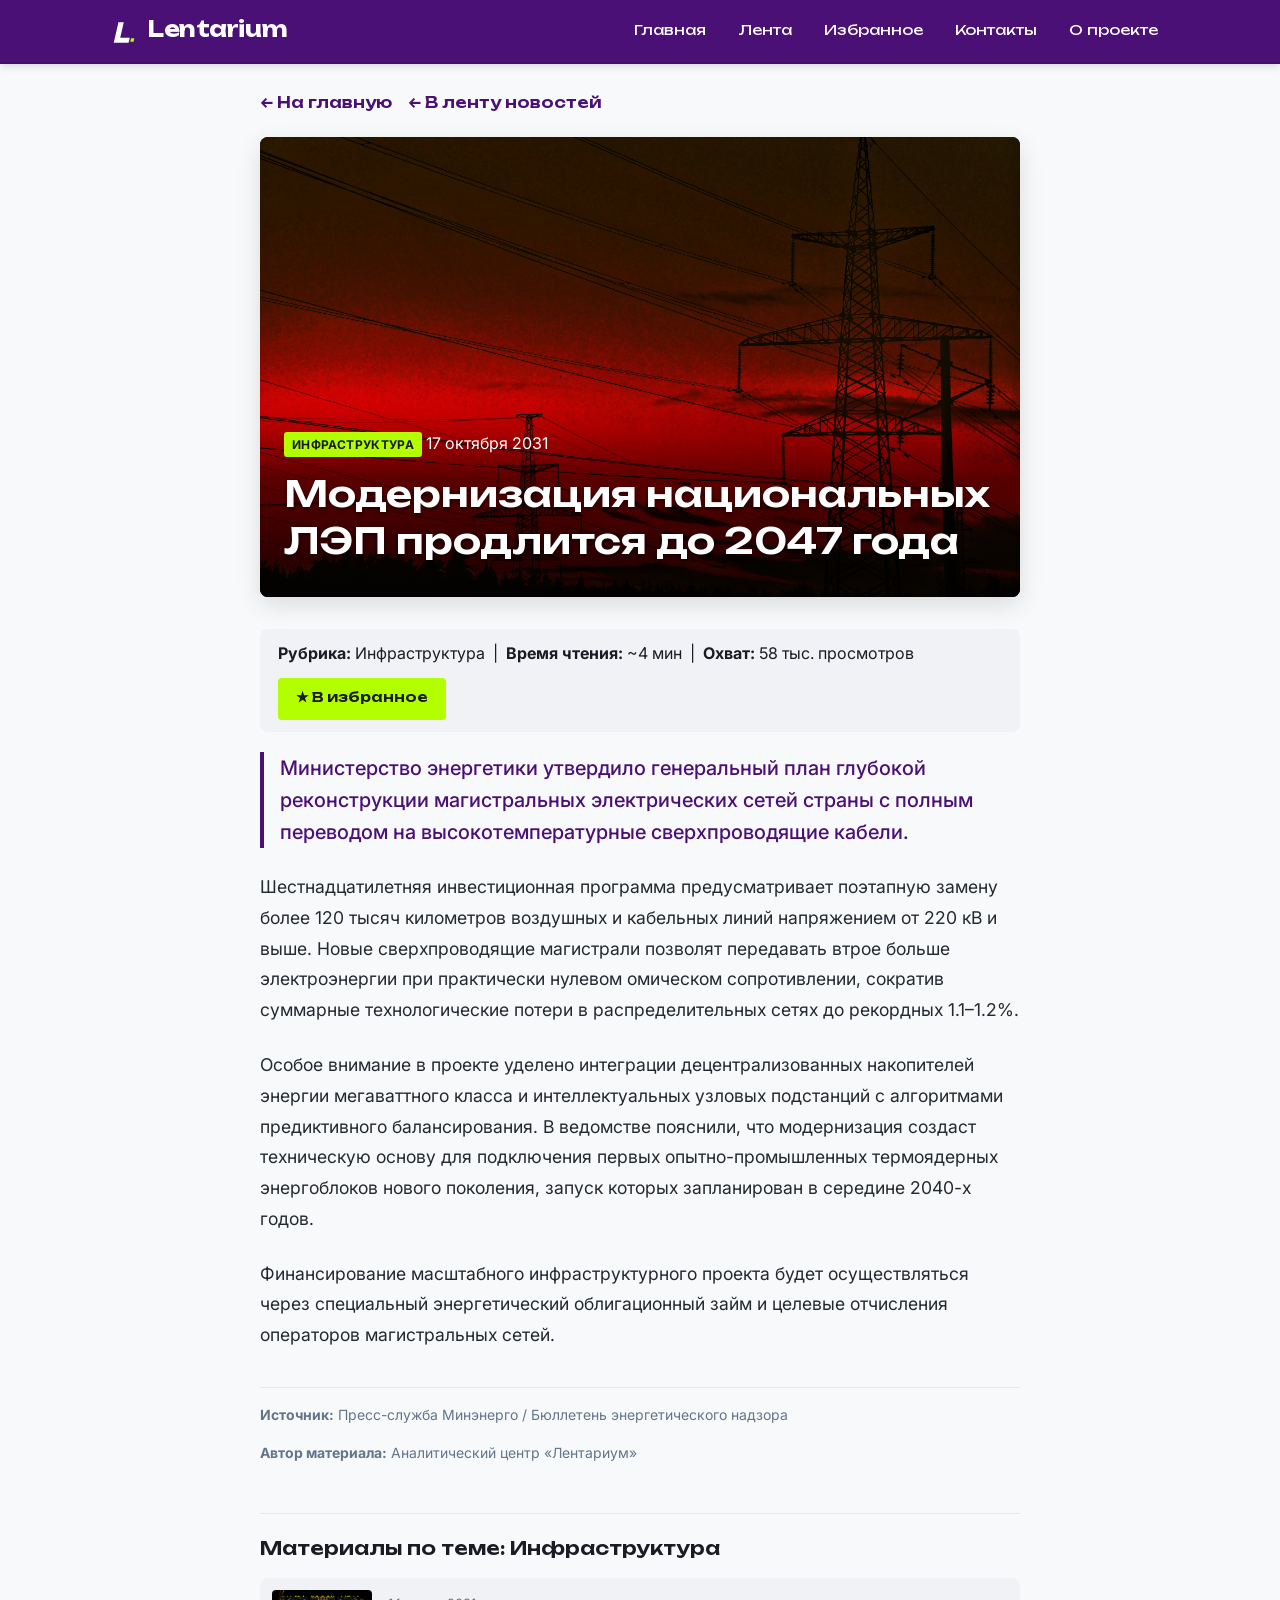
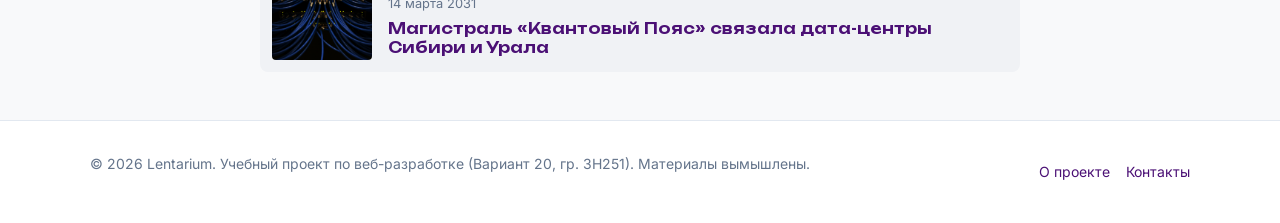
<file: articles/0001.html>
<!DOCTYPE html>
<html lang="ru">
<head>
    <meta charset="UTF-8">
    <meta name="viewport" content="width=device-width, initial-scale=1.0">
    <title>Lentarium — Модернизация национальных ЛЭП продлится до 2047 года</title>
    <!-- Фавиконка в формате SVG -->
    <link rel="icon" type="image/svg+xml" href="../images/favicon.svg">
    <!-- Путь на один уровень вверх: выходим из папки articles в корень -->
    <link rel="stylesheet" href="../css/style.css">
</head>
<body>

    <!-- Шапка сайта с относительными ссылками на уровень вверх -->
    <header class="site-header">
        <div class="header-inner">
            <a href="../index.html" class="logo">
                <img src="../images/logo.svg" alt="Логотип Lentarium" class="logo-icon">
                <span class="logo-text">Lentarium</span>
            </a>
            <nav class="main-nav" aria-label="Основная навигация">
                <a href="../index.html">Главная</a>
                <a href="../news.html">Лента</a>
                <a href="../favorites.html">Избранное</a>
                <a href="../contacts.html">Контакты</a>
                <a href="../about.html">О проекте</a>
            </nav>
        </div>
    </header>

    <main>
        <!-- Навигация возврата -->
        <div class="back-navigation">
            <a href="../index.html" class="read-more">← На главную</a>
            <a href="../news.html" class="read-more">← В ленту новостей</a>
        </div>

        <article>
            <!-- Баннер публикации -->
            <header class="article-banner">
                <img src="../images/ModernizaciaLEP17102031.jpg" alt="Опоры высоковольтных ЛЭП на закате">
                <div class="article-banner__text">
                    <p>
                        <span class="tag">Инфраструктура</span>
                        <time datetime="2031-10-17">17 октября 2031</time>
                    </p>
                    <h1>Модернизация национальных ЛЭП продлится до 2047 года</h1>
                </div>
            </header>

            <!-- Панель ключевых показателей и характеристик по ТЗ -->
            <div class="article-meta-panel">
                <div>
                    <strong>Рубрика:</strong> Инфраструктура &nbsp;|&nbsp; 
                    <strong>Время чтения:</strong> ~4 мин &nbsp;|&nbsp; 
                    <strong>Охват:</strong> 58 тыс. просмотров
                </div>
                <div>
                    <a href="../favorites.html" class="btn btn-accent" title="Сохранить в избранное">
                        ★ В избранное
                    </a>
                </div>
            </div>

            <!-- Развернутый текст публикации -->
            <div class="article-content">
                <p class="article-lead">
                    Министерство энергетики утвердило генеральный план глубокой реконструкции магистральных электрических сетей страны с полным переводом на высокотемпературные сверхпроводящие кабели.
                </p>

                <p>
                    Шестнадцатилетняя инвестиционная программа предусматривает поэтапную замену более 120 тысяч километров воздушных и кабельных линий напряжением от 220 кВ и выше. Новые сверхпроводящие магистрали позволят передавать втрое больше электроэнергии при практически нулевом омическом сопротивлении, сократив суммарные технологические потери в распределительных сетях до рекордных 1.1–1.2%.
                </p>

                <p>
                    Особое внимание в проекте уделено интеграции децентрализованных накопителей энергии мегаваттного класса и интеллектуальных узловых подстанций с алгоритмами предиктивного балансирования. В ведомстве пояснили, что модернизация создаст техническую основу для подключения первых опытно-промышленных термоядерных энергоблоков нового поколения, запуск которых запланирован в середине 2040-х годов.
                </p>

                <p>
                    Финансирование масштабного инфраструктурного проекта будет осуществляться через специальный энергетический облигационный займ и целевые отчисления операторов магистральных сетей.
                </p>
            </div>

            <!-- Источник и выходные данные -->
            <footer class="article-source">
                <p><strong>Источник:</strong> Пресс-служба Минэнерго / Бюллетень энергетического надзора</p>
                <p><strong>Автор материала:</strong> Аналитический центр «Лентариум»</p>
            </footer>
        </article>

        <!-- Блок «Читайте также» -->
        <section class="related-section">
            <h3>Материалы по теме: Инфраструктура</h3>
            <div class="related-list">
                <article class="related-card">
                    <img src="../images/ITMainline14032031.jpg" alt="Сервер ЦОД" class="related-card__img">
                    <div>
                        <time datetime="2031-03-14" class="related-card__time">14 марта 2031</time>
                        <h4 class="related-card__title">
                            <a href="0003.html">Магистраль «Квантовый Пояс» связала дата-центры Сибири и Урала</a>
                        </h4>
                    </div>
                </article>
            </div>
        </section>
    </main>

    <!-- Подвал сайта -->
    <footer class="site-footer">
        <div class="footer-inner">
            <p>© 2026 Lentarium. Учебный проект по веб-разработке (Вариант 20, гр. ЗН251). Материалы вымышлены.</p>
            <div class="footer-links">
                <a href="../about.html">О проекте</a>
                <a href="../contacts.html">Контакты</a>
            </div>
        </div>
    </footer>

</body>
</html>
</file>
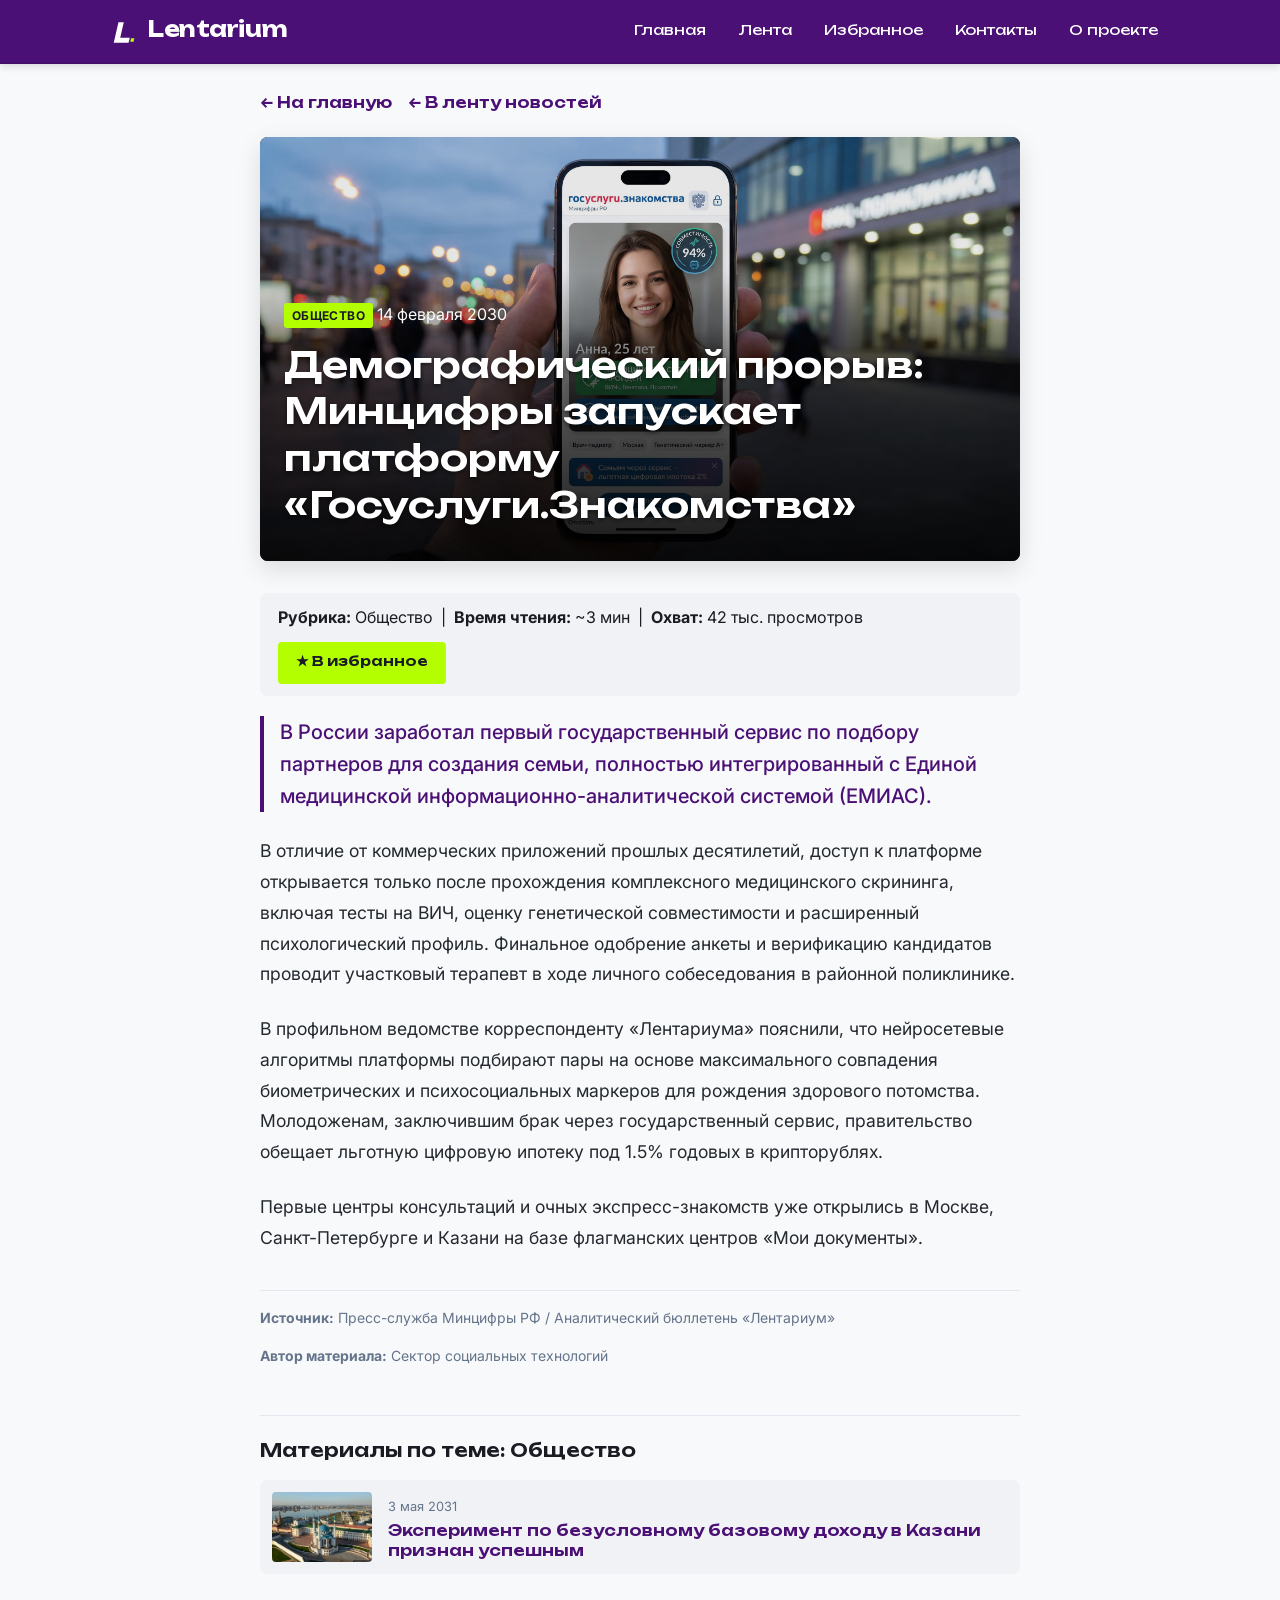
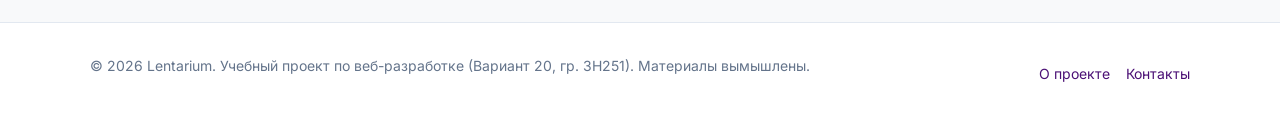
<file: articles/0002.html>
<!DOCTYPE html>
<html lang="ru">
<head>
    <meta charset="UTF-8">
    <meta name="viewport" content="width=device-width, initial-scale=1.0">
    <title>Lentarium — Демографический прорыв: Минцифры запускает «Госуслуги.Знакомства»</title>
    <!-- Фавиконка в формате SVG -->
    <link rel="icon" type="image/svg+xml" href="../images/favicon.svg">
    <link rel="stylesheet" href="../css/style.css">
</head>
<body>

    <header class="site-header">
        <div class="header-inner">
            <a href="../index.html" class="logo">
                <img src="../images/logo.svg" alt="Логотип Lentarium" class="logo-icon">
                <span class="logo-text">Lentarium</span>
            </a>
            <nav class="main-nav" aria-label="Основная навигация">
                <a href="../index.html">Главная</a>
                <a href="../news.html">Лента</a>
                <a href="../favorites.html">Избранное</a>
                <a href="../contacts.html">Контакты</a>
                <a href="../about.html">О проекте</a>
            </nav>
        </div>
    </header>

    <main>
        <!-- Навигация возврата -->
        <div class="back-navigation">
            <a href="../index.html" class="read-more">← На главную</a>
            <a href="../news.html" class="read-more">← В ленту новостей</a>
        </div>

        <article>
            <header class="article-banner">
                <img src="../images/GosuslugiZnakomstva14022030.jpeg" alt="Платформа Госуслуги.Знакомства">
                <div class="article-banner__text">
                    <p>
                        <span class="tag">Общество</span>
                        <time datetime="2030-02-14">14 февраля 2030</time>
                    </p>
                    <h1>Демографический прорыв: Минцифры запускает платформу «Госуслуги.Знакомства»</h1>
                </div>
            </header>

            <div class="article-meta-panel">
                <div>
                    <strong>Рубрика:</strong> Общество &nbsp;|&nbsp; 
                    <strong>Время чтения:</strong> ~3 мин &nbsp;|&nbsp; 
                    <strong>Охват:</strong> 42 тыс. просмотров
                </div>
                <div>
                    <a href="../favorites.html" class="btn btn-accent" title="Сохранить в избранное">
                        ★ В избранное
                    </a>
                </div>
            </div>

            <div class="article-content">
                <p class="article-lead">
                    В России заработал первый государственный сервис по подбору партнеров для создания семьи, полностью интегрированный с Единой медицинской информационно-аналитической системой (ЕМИАС).
                </p>

                <p>
                    В отличие от коммерческих приложений прошлых десятилетий, доступ к платформе открывается только после прохождения комплексного медицинского скрининга, включая тесты на ВИЧ, оценку генетической совместимости и расширенный психологический профиль. Финальное одобрение анкеты и верификацию кандидатов проводит участковый терапевт в ходе личного собеседования в районной поликлинике.
                </p>

                <p>
                    В профильном ведомстве корреспонденту «Лентариума» пояснили, что нейросетевые алгоритмы платформы подбирают пары на основе максимального совпадения биометрических и психосоциальных маркеров для рождения здорового потомства. Молодоженам, заключившим брак через государственный сервис, правительство обещает льготную цифровую ипотеку под 1.5% годовых в крипторублях.
                </p>

                <p>
                    Первые центры консультаций и очных экспресс-знакомств уже открылись в Москве, Санкт-Петербурге и Казани на базе флагманских центров «Мои документы».
                </p>
            </div>

            <footer class="article-source">
                <p><strong>Источник:</strong> Пресс-служба Минцифры РФ / Аналитический бюллетень «Лентариум»</p>
                <p><strong>Автор материала:</strong> Сектор социальных технологий</p>
            </footer>
        </article>

        <!-- Блок «Читайте также» -->
        <section class="related-section">
            <h3>Материалы по теме: Общество</h3>
            <div class="related-list">
                <article class="related-card">
                    <img src="../images/Kazan03052031.jpg" alt="Казань" class="related-card__img">
                    <div>
                        <time datetime="2031-05-03" class="related-card__time">3 мая 2031</time>
                        <h4 class="related-card__title">
                            <a href="0005.html">Эксперимент по безусловному базовому доходу в Казани признан успешным</a>
                        </h4>
                    </div>
                </article>
            </div>
        </section>
    </main>

    <footer class="site-footer">
        <div class="footer-inner">
            <p>© 2026 Lentarium. Учебный проект по веб-разработке (Вариант 20, гр. ЗН251). Материалы вымышлены.</p>
            <div class="footer-links">
                <a href="../about.html">О проекте</a>
                <a href="../contacts.html">Контакты</a>
            </div>
        </div>
    </footer>

</body>
</html>
</file>
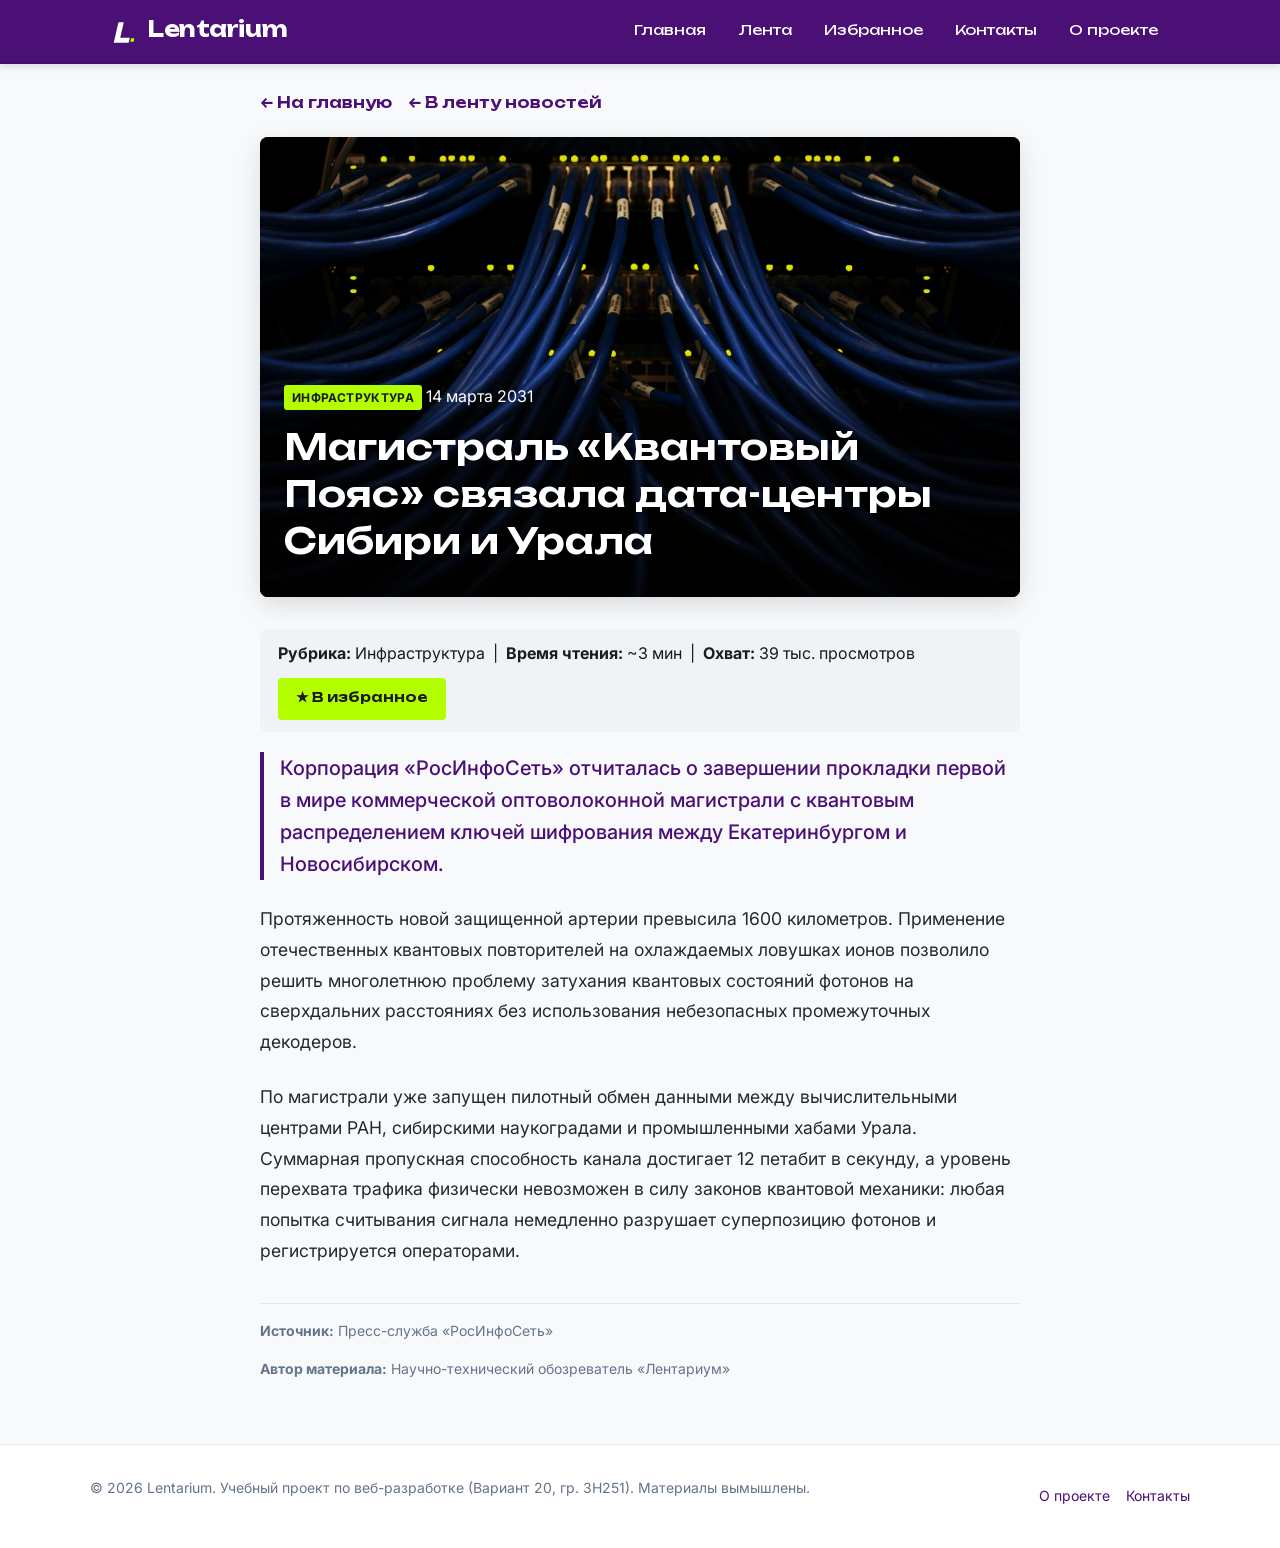
<file: articles/0003.html>
<!DOCTYPE html>
<html lang="ru">
<head>
    <meta charset="UTF-8">
    <meta name="viewport" content="width=device-width, initial-scale=1.0">
    <title>Lentarium — Магистраль «Квантовый Пояс» связала дата-центры Сибири и Урала</title>
    <!-- Фавиконка в формате SVG -->
    <link rel="icon" type="image/svg+xml" href="../images/favicon.svg">
    <link rel="stylesheet" href="../css/style.css">
</head>
<body>

    <header class="site-header">
        <div class="header-inner">
            <a href="../index.html" class="logo">
                <img src="../images/logo.svg" alt="Логотип Lentarium" class="logo-icon">
                <span class="logo-text">Lentarium</span>
            </a>
            <nav class="main-nav" aria-label="Основная навигация">
                <a href="../index.html">Главная</a>
                <a href="../news.html">Лента</a>
                <a href="../favorites.html">Избранное</a>
                <a href="../contacts.html">Контакты</a>
                <a href="../about.html">О проекте</a>
            </nav>
        </div>
    </header>

    <main>
        <!-- Навигация возврата -->
        <div class="back-navigation">
            <a href="../index.html" class="read-more">← На главную</a>
            <a href="../news.html" class="read-more">← В ленту новостей</a>
        </div>

        <article>
            <header class="article-banner">
                <img src="../images/ITMainline14032031.jpg" alt="Серверная стойка ЦОД">
                <div class="article-banner__text">
                    <p>
                        <span class="tag">Инфраструктура</span>
                        <time datetime="2031-03-14">14 марта 2031</time>
                    </p>
                    <h1>Магистраль «Квантовый Пояс» связала дата-центры Сибири и Урала</h1>
                </div>
            </header>

            <div class="article-meta-panel">
                <div>
                    <strong>Рубрика:</strong> Инфраструктура &nbsp;|&nbsp; 
                    <strong>Время чтения:</strong> ~3 мин &nbsp;|&nbsp; 
                    <strong>Охват:</strong> 39 тыс. просмотров
                </div>
                <div>
                    <a href="../favorites.html" class="btn btn-accent" title="Сохранить в избранное">
                        ★ В избранное
                    </a>
                </div>
            </div>

            <div class="article-content">
                <p class="article-lead">
                    Корпорация «РосИнфоСеть» отчиталась о завершении прокладки первой в мире коммерческой оптоволоконной магистрали с квантовым распределением ключей шифрования между Екатеринбургом и Новосибирском.
                </p>

                <p>
                    Протяженность новой защищенной артерии превысила 1600 километров. Применение отечественных квантовых повторителей на охлаждаемых ловушках ионов позволило решить многолетнюю проблему затухания квантовых состояний фотонов на сверхдальних расстояниях без использования небезопасных промежуточных декодеров.
                </p>

                <p>
                    По магистрали уже запущен пилотный обмен данными между вычислительными центрами РАН, сибирскими наукоградами и промышленными хабами Урала. Суммарная пропускная способность канала достигает 12 петабит в секунду, а уровень перехвата трафика физически невозможен в силу законов квантовой механики: любая попытка считывания сигнала немедленно разрушает суперпозицию фотонов и регистрируется операторами.
                </p>
            </div>

            <footer class="article-source">
                <p><strong>Источник:</strong> Пресс-служба «РосИнфоСеть»</p>
                <p><strong>Автор материала:</strong> Научно-технический обозреватель «Лентариум»</p>
            </footer>
        </article>
    </main>

    <footer class="site-footer">
        <div class="footer-inner">
            <p>© 2026 Lentarium. Учебный проект по веб-разработке (Вариант 20, гр. ЗН251). Материалы вымышлены.</p>
            <div class="footer-links">
                <a href="../about.html">О проекте</a>
                <a href="../contacts.html">Контакты</a>
            </div>
        </div>
    </footer>

</body>
</html>
</file>
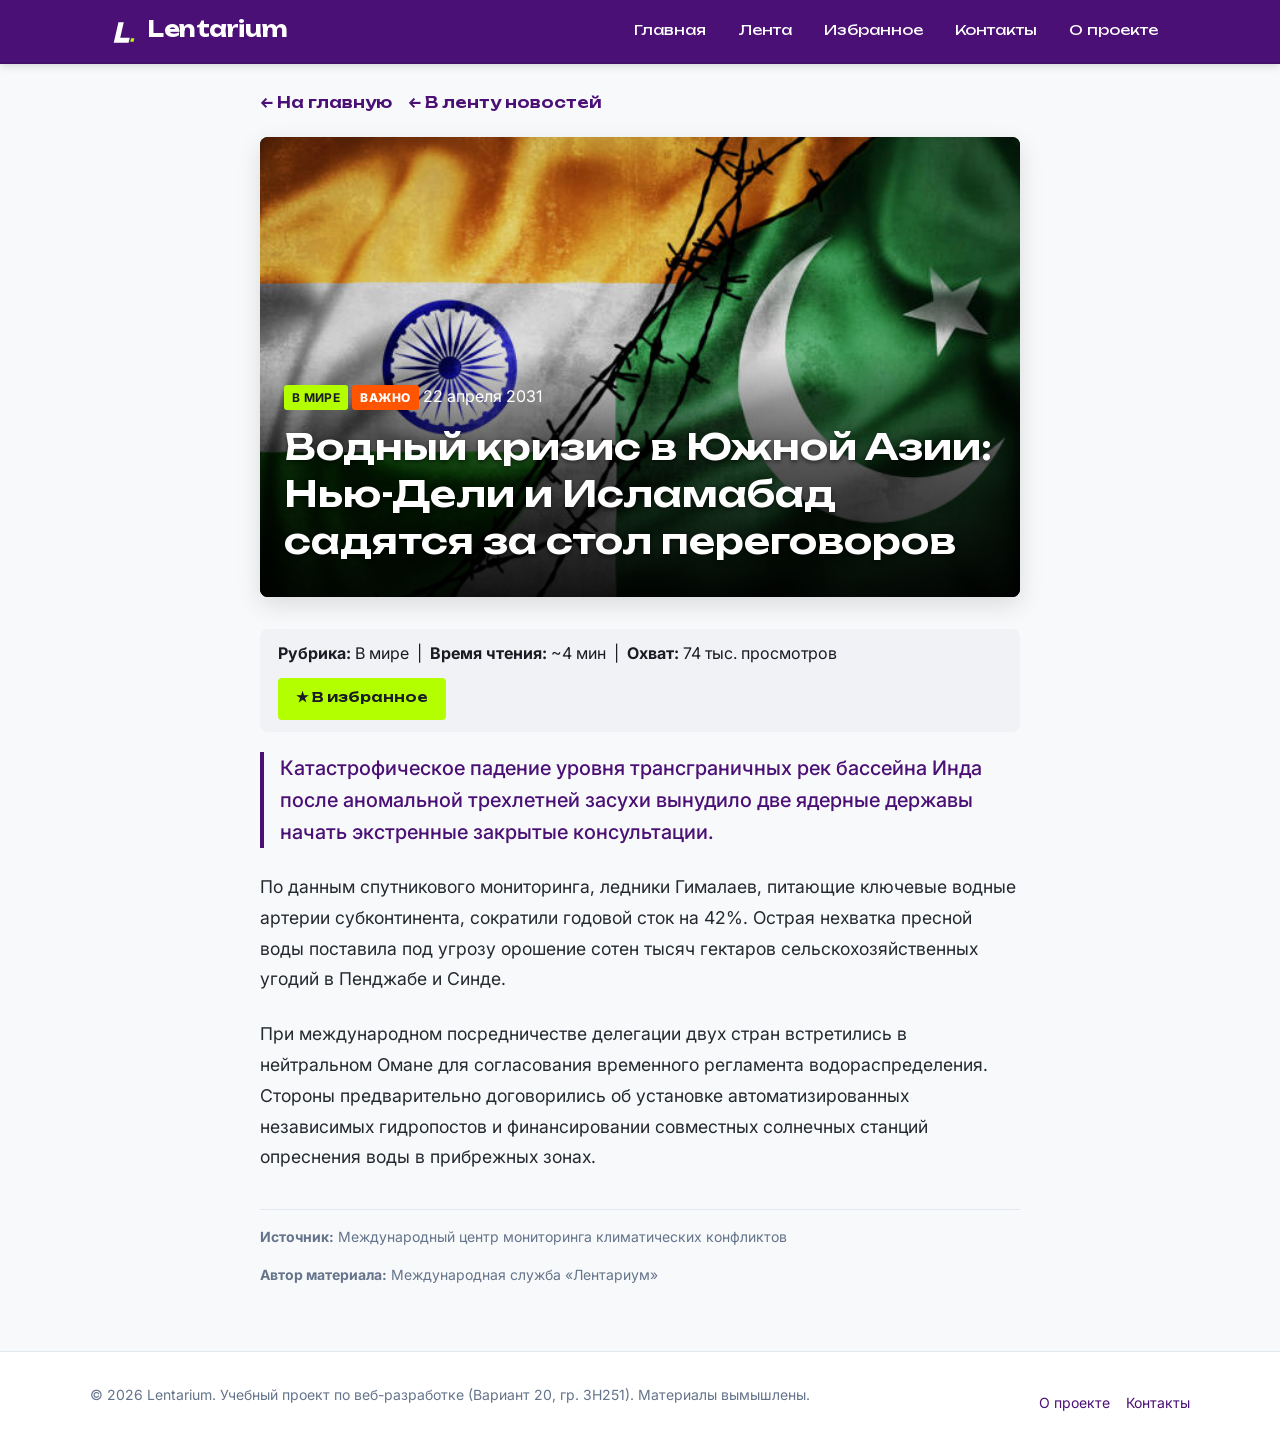
<file: articles/0004.html>
<!DOCTYPE html>
<html lang="ru">
<head>
    <meta charset="UTF-8">
    <meta name="viewport" content="width=device-width, initial-scale=1.0">
    <title>Lentarium — Водный кризис в Южной Азии: Нью-Дели и Исламабад садятся за стол переговоров</title>
    <!-- Фавиконка в формате SVG -->
    <link rel="icon" type="image/svg+xml" href="../images/favicon.svg">
    <link rel="stylesheet" href="../css/style.css">
</head>
<body>

    <header class="site-header">
        <div class="header-inner">
            <a href="../index.html" class="logo">
                <img src="../images/logo.svg" alt="Логотип Lentarium" class="logo-icon">
                <span class="logo-text">Lentarium</span>
            </a>
            <nav class="main-nav" aria-label="Основная навигация">
                <a href="../index.html">Главная</a>
                <a href="../news.html">Лента</a>
                <a href="../favorites.html">Избранное</a>
                <a href="../contacts.html">Контакты</a>
                <a href="../about.html">О проекте</a>
            </nav>
        </div>
    </header>

    <main>
        <!-- Навигация возврата -->
        <div class="back-navigation">
            <a href="../index.html" class="read-more">← На главную</a>
            <a href="../news.html" class="read-more">← В ленту новостей</a>
        </div>

        <article>
            <header class="article-banner">
                <img src="../images/IndiaPakistan22042031.jpg" alt="Флаги Индии и Пакистана">
                <div class="article-banner__text">
                    <p>
                        <span class="tag">В мире</span>
                        <span class="warntag">ВАЖНО</span>
                        <time datetime="2031-04-22">22 апреля 2031</time>
                    </p>
                    <h1>Водный кризис в Южной Азии: Нью-Дели и Исламабад садятся за стол переговоров</h1>
                </div>
            </header>

            <div class="article-meta-panel">
                <div>
                    <strong>Рубрика:</strong> В мире &nbsp;|&nbsp; 
                    <strong>Время чтения:</strong> ~4 мин &nbsp;|&nbsp; 
                    <strong>Охват:</strong> 74 тыс. просмотров
                </div>
                <div>
                    <a href="../favorites.html" class="btn btn-accent" title="Сохранить в избранное">
                        ★ В избранное
                    </a>
                </div>
            </div>

            <div class="article-content">
                <p class="article-lead">
                    Катастрофическое падение уровня трансграничных рек бассейна Инда после аномальной трехлетней засухи вынудило две ядерные державы начать экстренные закрытые консультации.
                </p>

                <p>
                    По данным спутникового мониторинга, ледники Гималаев, питающие ключевые водные артерии субконтинента, сократили годовой сток на 42%. Острая нехватка пресной воды поставила под угрозу орошение сотен тысяч гектаров сельскохозяйственных угодий в Пенджабе и Синде.
                </p>

                <p>
                    При международном посредничестве делегации двух стран встретились в нейтральном Омане для согласования временного регламента водораспределения. Стороны предварительно договорились об установке автоматизированных независимых гидропостов и финансировании совместных солнечных станций опреснения воды в прибрежных зонах.
                </p>
            </div>

            <footer class="article-source">
                <p><strong>Источник:</strong> Международный центр мониторинга климатических конфликтов</p>
                <p><strong>Автор материала:</strong> Международная служба «Лентариум»</p>
            </footer>
        </article>
    </main>

    <footer class="site-footer">
        <div class="footer-inner">
            <p>© 2026 Lentarium. Учебный проект по веб-разработке (Вариант 20, гр. ЗН251). Материалы вымышлены.</p>
            <div class="footer-links">
                <a href="../about.html">О проекте</a>
                <a href="../contacts.html">Контакты</a>
            </div>
        </div>
    </footer>

</body>
</html>
</file>
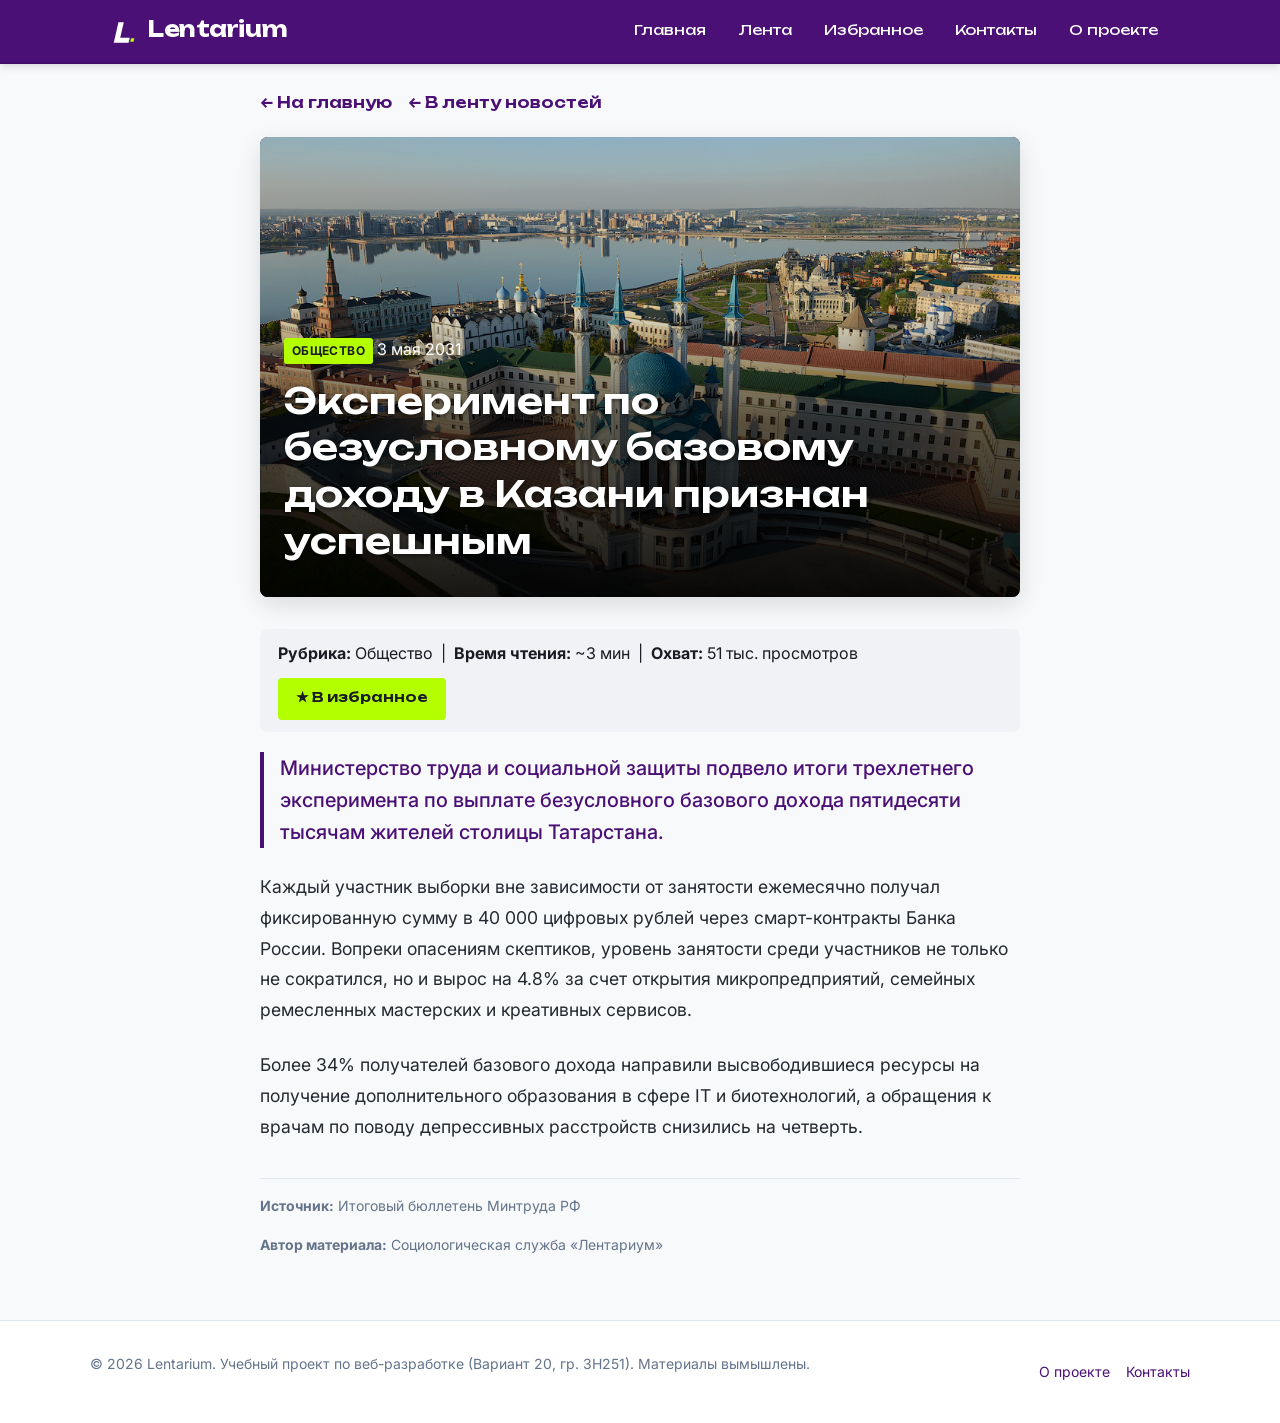
<file: articles/0005.html>
<!DOCTYPE html>
<html lang="ru">
<head>
    <meta charset="UTF-8">
    <meta name="viewport" content="width=device-width, initial-scale=1.0">
    <title>Lentarium — Эксперимент по безусловному базовому доходу в Казани признан успешным</title>
    <!-- Фавиконка в формате SVG -->
    <link rel="icon" type="image/svg+xml" href="../images/favicon.svg">
    <link rel="stylesheet" href="../css/style.css">
</head>
<body>

    <header class="site-header">
        <div class="header-inner">
            <a href="../index.html" class="logo">
                <img src="../images/logo.svg" alt="Логотип Lentarium" class="logo-icon">
                <span class="logo-text">Lentarium</span>
            </a>
            <nav class="main-nav" aria-label="Основная навигация">
                <a href="../index.html">Главная</a>
                <a href="../news.html">Лента</a>
                <a href="../favorites.html">Избранное</a>
                <a href="../contacts.html">Контакты</a>
                <a href="../about.html">О проекте</a>
            </nav>
        </div>
    </header>

    <main>
        <!-- Навигация возврата -->
        <div class="back-navigation">
            <a href="../index.html" class="read-more">← На главную</a>
            <a href="../news.html" class="read-more">← В ленту новостей</a>
        </div>

        <article>
            <header class="article-banner">
                <img src="../images/Kazan03052031.jpg" alt="Вид на город Казань">
                <div class="article-banner__text">
                    <p>
                        <span class="tag">Общество</span>
                        <time datetime="2031-05-03">3 мая 2031</time>
                    </p>
                    <h1>Эксперимент по безусловному базовому доходу в Казани признан успешным</h1>
                </div>
            </header>

            <div class="article-meta-panel">
                <div>
                    <strong>Рубрика:</strong> Общество &nbsp;|&nbsp; 
                    <strong>Время чтения:</strong> ~3 мин &nbsp;|&nbsp; 
                    <strong>Охват:</strong> 51 тыс. просмотров
                </div>
                <div>
                    <a href="../favorites.html" class="btn btn-accent" title="Сохранить в избранное">
                        ★ В избранное
                    </a>
                </div>
            </div>

            <div class="article-content">
                <p class="article-lead">
                    Министерство труда и социальной защиты подвело итоги трехлетнего эксперимента по выплате безусловного базового дохода пятидесяти тысячам жителей столицы Татарстана.
                </p>

                <p>
                    Каждый участник выборки вне зависимости от занятости ежемесячно получал фиксированную сумму в 40 000 цифровых рублей через смарт-контракты Банка России. Вопреки опасениям скептиков, уровень занятости среди участников не только не сократился, но и вырос на 4.8% за счет открытия микропредприятий, семейных ремесленных мастерских и креативных сервисов.
                </p>

                <p>
                    Более 34% получателей базового дохода направили высвободившиеся ресурсы на получение дополнительного образования в сфере IT и биотехнологий, а обращения к врачам по поводу депрессивных расстройств снизились на четверть.
                </p>
            </div>

            <footer class="article-source">
                <p><strong>Источник:</strong> Итоговый бюллетень Минтруда РФ</p>
                <p><strong>Автор материала:</strong> Социологическая служба «Лентариум»</p>
            </footer>
        </article>
    </main>

    <footer class="site-footer">
        <div class="footer-inner">
            <p>© 2026 Lentarium. Учебный проект по веб-разработке (Вариант 20, гр. ЗН251). Материалы вымышлены.</p>
            <div class="footer-links">
                <a href="../about.html">О проекте</a>
                <a href="../contacts.html">Контакты</a>
            </div>
        </div>
    </footer>

</body>
</html>
</file>
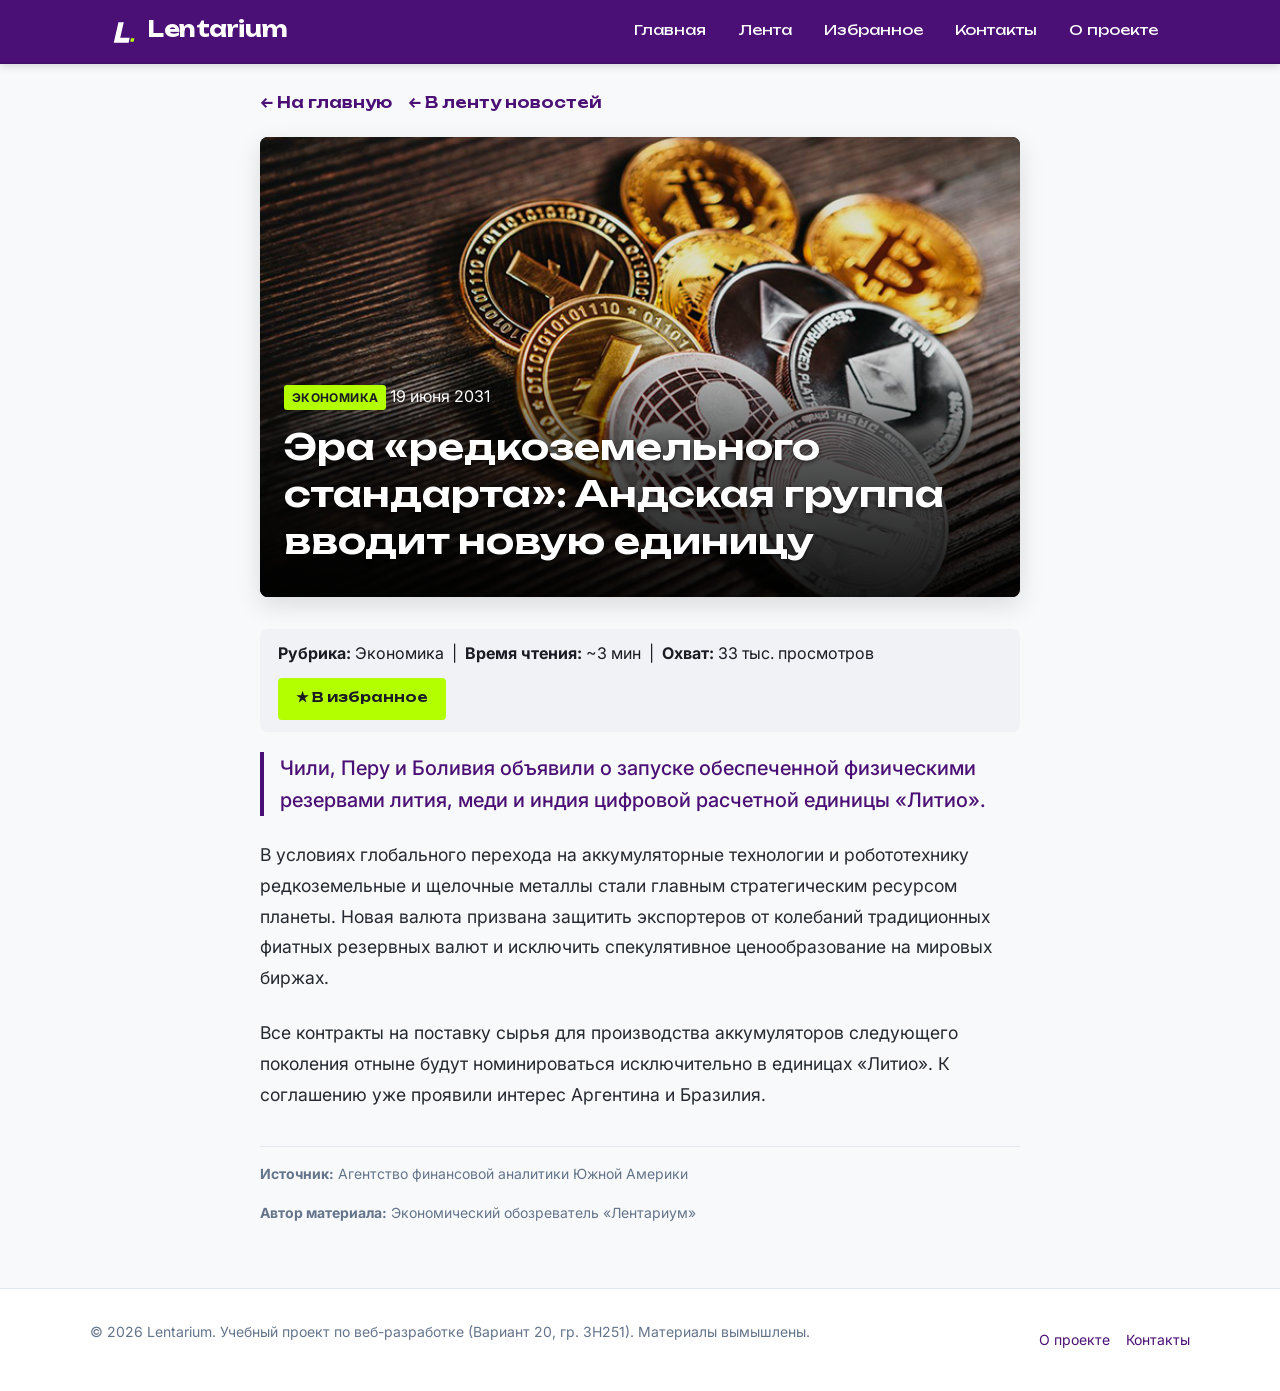
<file: articles/0006.html>
<!DOCTYPE html>
<html lang="ru">
<head>
    <meta charset="UTF-8">
    <meta name="viewport" content="width=device-width, initial-scale=1.0">
    <title>Lentarium — Эра «редкоземельного стандарта»: Андская группа вводит новую расчетную единицу</title>
    <!-- Фавиконка в формате SVG -->
    <link rel="icon" type="image/svg+xml" href="../images/favicon.svg">
    <link rel="stylesheet" href="../css/style.css">
</head>
<body>

    <header class="site-header">
        <div class="header-inner">
            <a href="../index.html" class="logo">
                <img src="../images/logo.svg" alt="Логотип Lentarium" class="logo-icon">
                <span class="logo-text">Lentarium</span>
            </a>
            <nav class="main-nav" aria-label="Основная навигация">
                <a href="../index.html">Главная</a>
                <a href="../news.html">Лента</a>
                <a href="../favorites.html">Избранное</a>
                <a href="../contacts.html">Контакты</a>
                <a href="../about.html">О проекте</a>
            </nav>
        </div>
    </header>

    <main>
        <!-- Навигация возврата -->
        <div class="back-navigation">
            <a href="../index.html" class="read-more">← На главную</a>
            <a href="../news.html" class="read-more">← В ленту новостей</a>
        </div>

        <article>
            <header class="article-banner">
                <img src="../images/VirtualCurrency19062031.jpg" alt="Цифровая валюта">
                <div class="article-banner__text">
                    <p>
                        <span class="tag">Экономика</span>
                        <time datetime="2031-06-19">19 июня 2031</time>
                    </p>
                    <h1>Эра «редкоземельного стандарта»: Андская группа вводит новую единицу</h1>
                </div>
            </header>

            <div class="article-meta-panel">
                <div>
                    <strong>Рубрика:</strong> Экономика &nbsp;|&nbsp; 
                    <strong>Время чтения:</strong> ~3 мин &nbsp;|&nbsp; 
                    <strong>Охват:</strong> 33 тыс. просмотров
                </div>
                <div>
                    <a href="../favorites.html" class="btn btn-accent" title="Сохранить в избранное">
                        ★ В избранное
                    </a>
                </div>
            </div>

            <div class="article-content">
                <p class="article-lead">
                    Чили, Перу и Боливия объявили о запуске обеспеченной физическими резервами лития, меди и индия цифровой расчетной единицы «Литио».
                </p>

                <p>
                    В условиях глобального перехода на аккумуляторные технологии и робототехнику редкоземельные и щелочные металлы стали главным стратегическим ресурсом планеты. Новая валюта призвана защитить экспортеров от колебаний традиционных фиатных резервных валют и исключить спекулятивное ценообразование на мировых биржах.
                </p>

                <p>
                    Все контракты на поставку сырья для производства аккумуляторов следующего поколения отныне будут номинироваться исключительно в единицах «Литио». К соглашению уже проявили интерес Аргентина и Бразилия.
                </p>
            </div>

            <footer class="article-source">
                <p><strong>Источник:</strong> Агентство финансовой аналитики Южной Америки</p>
                <p><strong>Автор материала:</strong> Экономический обозреватель «Лентариум»</p>
            </footer>
        </article>
    </main>

    <footer class="site-footer">
        <div class="footer-inner">
            <p>© 2026 Lentarium. Учебный проект по веб-разработке (Вариант 20, гр. ЗН251). Материалы вымышлены.</p>
            <div class="footer-links">
                <a href="../about.html">О проекте</a>
                <a href="../contacts.html">Контакты</a>
            </div>
        </div>
    </footer>

</body>
</html>
</file>
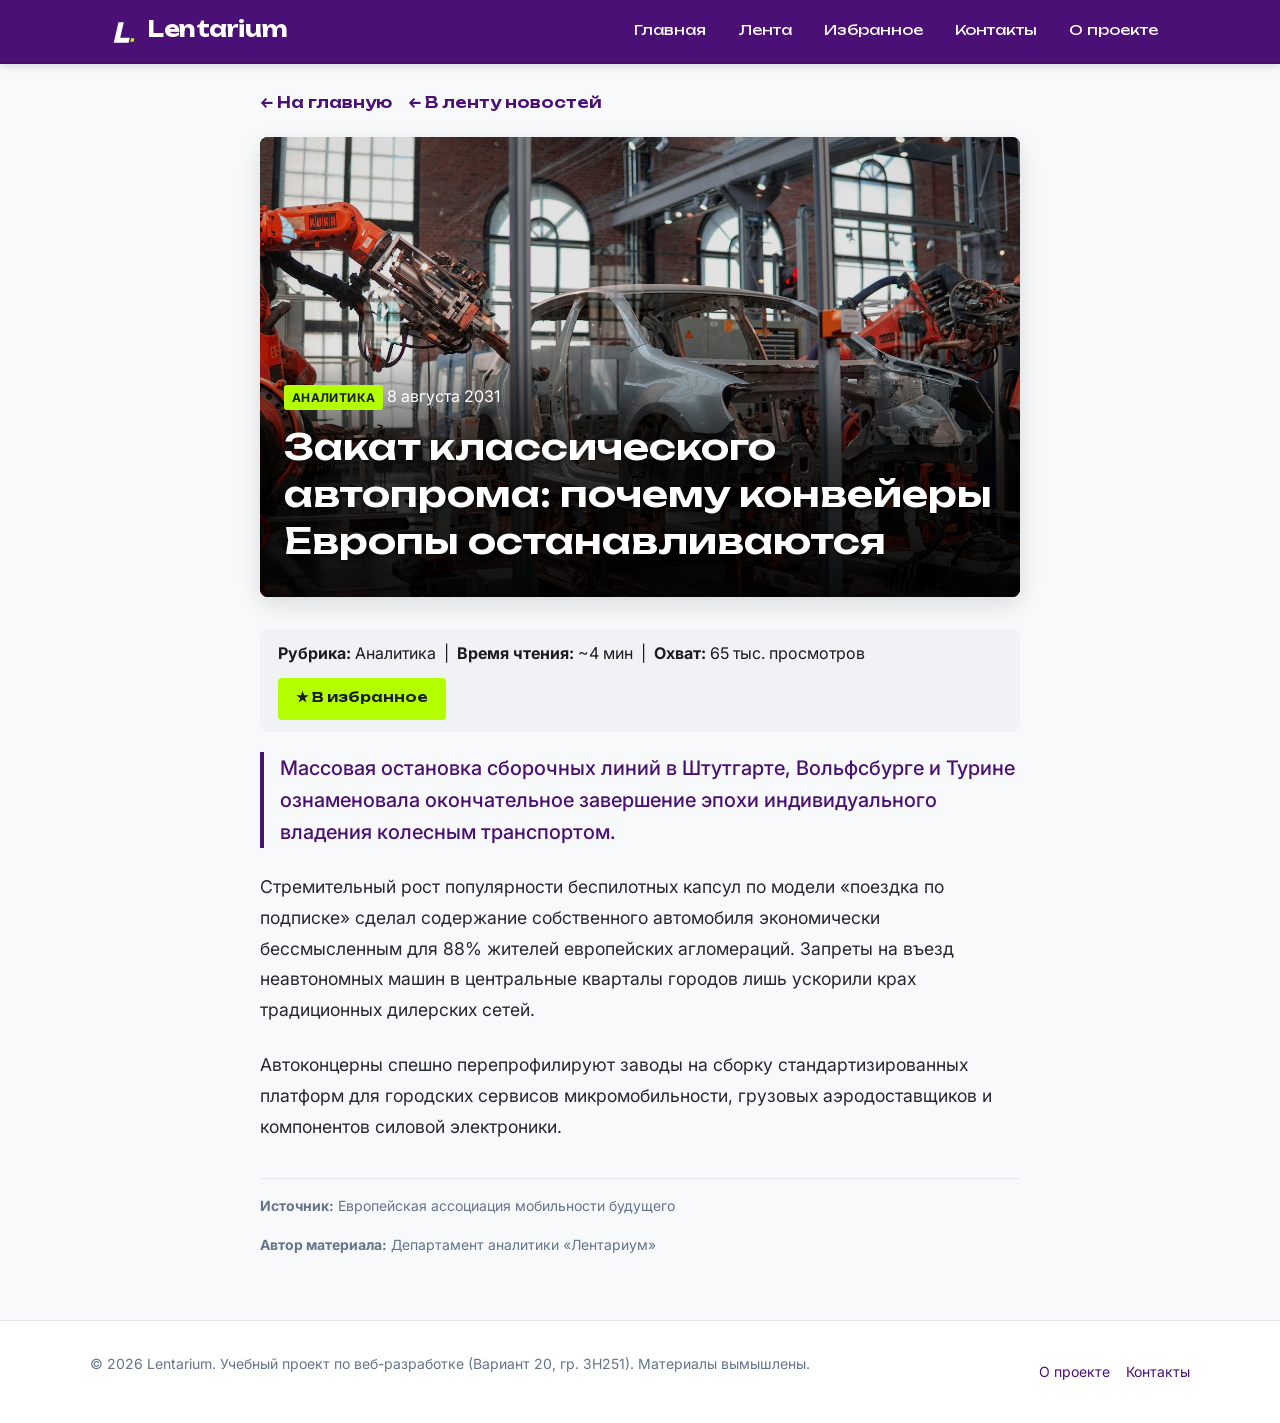
<file: articles/0007.html>
<!DOCTYPE html>
<html lang="ru">
<head>
    <meta charset="UTF-8">
    <meta name="viewport" content="width=device-width, initial-scale=1.0">
    <title>Lentarium — Закат классического автопрома: почему конвейеры Европы останавливаются</title>
    <!-- Фавиконка в формате SVG -->
    <link rel="icon" type="image/svg+xml" href="../images/favicon.svg">
    <link rel="stylesheet" href="../css/style.css">
</head>
<body>

    <header class="site-header">
        <div class="header-inner">
            <a href="../index.html" class="logo">
                <img src="../images/logo.svg" alt="Логотип Lentarium" class="logo-icon">
                <span class="logo-text">Lentarium</span>
            </a>
            <nav class="main-nav" aria-label="Основная навигация">
                <a href="../index.html">Главная</a>
                <a href="../news.html">Лента</a>
                <a href="../favorites.html">Избранное</a>
                <a href="../contacts.html">Контакты</a>
                <a href="../about.html">О проекте</a>
            </nav>
        </div>
    </header>

    <main>
        <!-- Навигация возврата -->
        <div class="back-navigation">
            <a href="../index.html" class="read-more">← На главную</a>
            <a href="../news.html" class="read-more">← В ленту новостей</a>
        </div>

        <article>
            <header class="article-banner">
                <img src="../images/AutomotiveIndustry08082031.jpg" alt="Автомобильный конвейер">
                <div class="article-banner__text">
                    <p>
                        <span class="tag">Аналитика</span>
                        <time datetime="2031-08-08">8 августа 2031</time>
                    </p>
                    <h1>Закат классического автопрома: почему конвейеры Европы останавливаются</h1>
                </div>
            </header>

            <div class="article-meta-panel">
                <div>
                    <strong>Рубрика:</strong> Аналитика &nbsp;|&nbsp; 
                    <strong>Время чтения:</strong> ~4 мин &nbsp;|&nbsp; 
                    <strong>Охват:</strong> 65 тыс. просмотров
                </div>
                <div>
                    <a href="../favorites.html" class="btn btn-accent" title="Сохранить в избранное">
                        ★ В избранное
                    </a>
                </div>
            </div>

            <div class="article-content">
                <p class="article-lead">
                    Массовая остановка сборочных линий в Штутгарте, Вольфсбурге и Турине ознаменовала окончательное завершение эпохи индивидуального владения колесным транспортом.
                </p>

                <p>
                    Стремительный рост популярности беспилотных капсул по модели «поездка по подписке» сделал содержание собственного автомобиля экономически бессмысленным для 88% жителей европейских агломераций. Запреты на въезд неавтономных машин в центральные кварталы городов лишь ускорили крах традиционных дилерских сетей.
                </p>

                <p>
                    Автоконцерны спешно перепрофилируют заводы на сборку стандартизированных платформ для городских сервисов микромобильности, грузовых аэродоставщиков и компонентов силовой электроники.
                </p>
            </div>

            <footer class="article-source">
                <p><strong>Источник:</strong> Европейская ассоциация мобильности будущего</p>
                <p><strong>Автор материала:</strong> Департамент аналитики «Лентариум»</p>
            </footer>
        </article>
    </main>

    <footer class="site-footer">
        <div class="footer-inner">
            <p>© 2026 Lentarium. Учебный проект по веб-разработке (Вариант 20, гр. ЗН251). Материалы вымышлены.</p>
            <div class="footer-links">
                <a href="../about.html">О проекте</a>
                <a href="../contacts.html">Контакты</a>
            </div>
        </div>
    </footer>

</body>
</html>
</file>
<file: css/style.css>
/* ==========================================================================
   ЛЕНТАРИУМ (Lentarium) — Основная таблица стилей
   Практическая работа №1 (HTML + CSS)
   Вариант 20 (группа В)
   Автор: Борненко Глеб Петрович, группа ЗН251
   ========================================================================== */

/* --------------------------------------------------------------------------
   1. СБРОС И БАЗОВЫЕ НАСТРОЙКИ
   -------------------------------------------------------------------------- */
*, *::before, *::after {
    box-sizing: border-box;
}

html {
    font-size: 100%;
    scroll-behavior: smooth;
}

body {
    margin: 0;
    line-height: 1.6;
    color: var(--text);
    background-color: var(--bg);
    min-height: 100vh;
    display: flex;
    flex-direction: column;
    font-family: "Inter", Arial, sans-serif;
}

/* --------------------------------------------------------------------------
   2. ПОДКЛЮЧЕНИЕ ШРИФТОВ
   -------------------------------------------------------------------------- */
@font-face {
    font-family: "Unbounded";
    src: url("../fonts/Unbounded-Variable.woff2") format("woff2");
    font-weight: 200 900;
    font-display: swap;
}

@font-face {
    font-family: "Inter";
    src: url("../fonts/Inter-VariableFont_opsz,wght.ttf") format("truetype");
    font-weight: 200 900;
    font-display: swap;
}

@font-face {
    font-family: "Inter";
    src: url("../fonts/Inter-Italic-VariableFont_opsz,wght.ttf") format("truetype");
    font-style: italic;
    font-weight: 200 900;
    font-display: swap;
}

/* --------------------------------------------------------------------------
   3. ЦВЕТОВАЯ ПАЛИТРА И ПЕРЕМЕННЫЕ
   -------------------------------------------------------------------------- */
:root {
    --bg: #f8f9fa;             /* Светлый фон страницы */
    --bg-card: #ffffff;        /* Фон карточек (чистый белый для контраста) */
    --bg2: #f0f2f5;            /* Второстепенный серый фон блоков */
    --text: #1a1b23;           /* Основной цвет текста */
    --text-muted: #64748b;     /* Приглушенный текст дат и метаданных */
    --primary: #4b1075;        /* Фирменный фиолетовый */
    --primary-hover: #360b54;  /* Темно-фиолетовый при наведении */
    --accent: #b3ff00;         /* Неоновый лайм (акценты, теги) */
    --alert: #ff5500;          /* Оранжево-красный (срочные новости) */
    --border: #e2e8f0;         /* Цвет рамок */
    --radius: 8px;             /* Скругление углов */
    --shadow: 0 4px 12px rgba(0, 0, 0, 0.06);
    --shadow-hover: 0 8px 24px rgba(0, 0, 0, 0.12);
}

/* --------------------------------------------------------------------------
   4. ТИПОГРАФИКА
   -------------------------------------------------------------------------- */
h1, h2, h3, h4 {
    font-family: "Unbounded", Arial, sans-serif;
    font-weight: 600;
    line-height: 1.3;
    color: var(--text);
    overflow-wrap: break-word;
    margin-top: 0;
}

h1 {
    font-size: clamp(1.5rem, 3.5vw, 2.25rem);
    margin-bottom: 1.25rem;
}

h2 {
    font-size: clamp(1.2rem, 2.5vw, 1.5rem);
    margin-bottom: 0.75rem;
}

h3 {
    font-size: 1.15rem;
    margin-bottom: 0.5rem;
}

p {
    font-family: "Inter", Arial, sans-serif;
    font-weight: 400;
    margin-top: 0;
    margin-bottom: 1rem;
}

img {
    max-width: 100%;
    height: auto;
    display: block;
}

a {
    color: var(--primary);
    text-decoration: none;
    transition: color 0.15s ease;
}

a:hover {
    color: var(--primary-hover);
    text-decoration: underline;
}

a:focus-visible, 
button:focus-visible, 
input:focus-visible, 
select:focus-visible, 
textarea:focus-visible {
    outline: 3px solid var(--alert);
    outline-offset: 2px;
}

/* --------------------------------------------------------------------------
   5. ШАПКА САЙТА (HEADER & NAV)
   -------------------------------------------------------------------------- */
header.site-header {
    background: var(--primary);
    color: #ffffff;
    border-bottom: 2px solid rgba(0, 0, 0, 0.1);
    position: sticky;
    top: 0;
    z-index: 100;
    box-shadow: 0 2px 8px rgba(0, 0, 0, 0.15);
}

.header-inner {
    max-width: 1100px;
    margin: 0 auto;
    padding: 14px 20px;
    display: flex;
    flex-wrap: wrap;
    justify-content: space-between;
    align-items: center;
    gap: 16px;
}

.logo {
    display: flex;
    align-items: center;
    gap: 10px;
    color: #ffffff;
    text-decoration: none;
    font-family: "Unbounded", Arial, sans-serif;
    font-weight: 700;
    font-size: 1.35rem;
    letter-spacing: -0.02em;
}

.logo:hover {
    color: var(--accent);
    text-decoration: none;
}

.logo-icon {
    width: 28px;
    height: 28px;
    display: block;
    flex-shrink: 0;
    transition: transform 0.2s ease;
}

.logo:hover .logo-icon {
    transform: scale(1.08);
}

.logo-text {
    line-height: 1;
}

nav.main-nav {
    display: flex;
    flex-wrap: wrap;
    align-items: center;
    gap: 8px;
}

nav.main-nav a {
    color: #ffffff;
    font-family: "Unbounded", Arial, sans-serif;
    font-size: 0.875rem;
    font-weight: 400;
    padding: 6px 12px;
    border-radius: 4px;
    text-decoration: none;
    transition: background-color 0.15s ease, color 0.15s ease;
}

nav.main-nav a:hover {
    color: var(--accent);
    background: rgba(255, 255, 255, 0.1);
    text-decoration: none;
}

nav.main-nav a.active {
    color: var(--text);
    background: var(--accent);
    font-weight: 600;
}

/* --------------------------------------------------------------------------
   6. ИНТРО-БЛОК (ОПИСАНИЕ НАЗНАЧЕНИЯ САЙТА)
   -------------------------------------------------------------------------- */
.site-intro {
    background: linear-gradient(135deg, #2b0844 0%, #4b1075 100%);
    color: #ffffff;
    padding: 20px;
    margin-bottom: 28px;
    border-radius: var(--radius);
    display: flex;
    flex-direction: column;
    gap: 8px;
}

.site-intro h2 {
    color: var(--accent);
    margin: 0;
    font-size: 1.15rem;
}

.site-intro p {
    margin: 0;
    color: #e2e8f0;
    font-size: 0.95rem;
}

/* --------------------------------------------------------------------------
   7. СЕТКА И СТРУКТУРА СТРАНИЦЫ (LAYOUT)
   -------------------------------------------------------------------------- */
main {
    max-width: 800px;
    width: 100%;
    margin: 0 auto;
    padding: 28px 20px 48px;
    flex: 1;
}

.main--wide {
    max-width: 1100px;
}

/* --------------------------------------------------------------------------
   8. ВАРИАНТЫ КАРТОЧЕК НОВОСТЕЙ
   -------------------------------------------------------------------------- */

/* Сетка для карточек */
.news-grid {
    display: grid;
    grid-template-columns: repeat(auto-fill, minmax(280px, 1fr));
    gap: 24px;
    margin-top: 20px;
}

/* ВАРИАНТ 1: Классическая карточка (фото сверху, текст внизу) —
   КАРТИНКА ПОЛНОСТЬЮ ОТКРЫТА И НЕ ПЕРЕКРЫВАЕТСЯ ТЕКСТОМ! */
.news-card {
    display: flex;
    flex-direction: column;
    background: var(--bg-card);
    border: 1px solid var(--border);
    border-radius: var(--radius);
    overflow: hidden;
    box-shadow: var(--shadow);
    transition: transform 0.2s ease, box-shadow 0.2s ease;
}

.news-card:hover {
    transform: translateY(-4px);
    box-shadow: var(--shadow-hover);
}

.news-card__media {
    position: relative;
    width: 100%;
    height: 190px;
    overflow: hidden;
    background-color: var(--bg2);
}

.news-card__media img {
    width: 100%;
    height: 100%;
    object-fit: cover;
    transition: transform 0.3s ease;
}

.news-card:hover .news-card__media img {
    transform: scale(1.04);
}

.news-card__body {
    padding: 18px;
    display: flex;
    flex-direction: column;
    flex-grow: 1;
}

.news-card__meta {
    display: flex;
    align-items: center;
    gap: 8px;
    margin-bottom: 10px;
    font-size: 0.8rem;
    color: var(--text-muted);
}

.news-card__title {
    font-size: 1.1rem;
    margin-bottom: 10px;
    line-height: 1.35;
}

.news-card__title a {
    color: var(--text);
    text-decoration: none;
}

.news-card__title a:hover {
    color: var(--primary);
}

.news-card__text {
    color: #475569;
    font-size: 0.92rem;
    line-height: 1.5;
    margin-bottom: 16px;
    flex-grow: 1;
}

.news-card__footer {
    display: flex;
    justify-content: space-between;
    align-items: center;
    padding-top: 12px;
    border-top: 1px solid var(--border);
    margin-top: auto;
}

.read-more {
    font-family: "Unbounded", Arial, sans-serif;
    font-size: 0.8rem;
    font-weight: 600;
    color: var(--primary);
    display: inline-flex;
    align-items: center;
    gap: 4px;
}

.read-more:hover {
    color: var(--alert);
    text-decoration: none;
}

/* ВАРИАНТ 2: Широкая горизонтальная карточка 
   Фото слева, весь текст справа — занимает 2 колонки или всю ширину */
.news-card--wide {
    grid-column: 1 / -1;
    display: grid;
    grid-template-columns: 1fr;
}

@media (min-width: 680px) {
    .news-card--wide {
        grid-template-columns: 360px 1fr;
    }
    .news-card--wide .news-card__media {
        height: 100%;
        min-height: 240px;
    }
}

/* ВАРИАНТ 3: Большой главный баннер (Hero-новость)
   Высокое изображение, аккуратный градиент ТОЛЬКО в нижней трети */
.article-banner {
    display: grid;
    margin-bottom: 32px;
    border-radius: var(--radius);
    overflow: hidden;
    position: relative;
    box-shadow: var(--shadow-hover);
    background: #000;
}

.article-banner > * {
    grid-area: 1 / 1;
}

.article-banner img {
    width: 100%;
    height: 100%;
    min-height: 340px;
    max-height: 460px;
    object-fit: cover;
    opacity: 0.9;
}

.article-banner__text {
    align-self: end;
    padding: 32px 24px 24px;
    color: #ffffff;
    /* Градиент только снизу, чтобы верхняя половина фото оставалась чистой */
    background: linear-gradient(to top, rgba(0, 0, 0, 0.9) 0%, rgba(0, 0, 0, 0.6) 60%, transparent 100%);
    z-index: 2;
}

.article-banner__text h1,
.article-banner__text h2 {
    color: #ffffff;
    margin-bottom: 6px;
    text-shadow: 0 2px 4px rgba(0, 0, 0, 0.5);
}

.article-banner__text a {
    color: #ffffff;
    text-decoration: none;
}

.article-banner__text a:hover {
    color: var(--accent);
}

/* ВАРИАНТ 4: Фото-карточка с компактным затемнением внизу */
.news-card--photo {
    display: grid;
    position: relative;
    min-height: 320px;
}

.news-card--photo > * {
    grid-area: 1 / 1;
}

.news-card--photo img {
    width: 100%;
    height: 100%;
    object-fit: cover;
}

.news-card--photo .news-card__body {
    align-self: end;
    z-index: 2;
    color: #ffffff;
    padding: 20px;
    /* Компактный градиент, закрывающий только нижние 45% */
    background: linear-gradient(to top, rgba(0, 0, 0, 0.92) 0%, rgba(0, 0, 0, 0.5) 75%, transparent 100%);
}

.news-card--photo .news-card__title a {
    color: #ffffff;
}

.news-card--photo .news-card__text {
    color: #f1f5f9;
}

.news-card--photo .news-card__meta time {
    color: #cbd5e1;
}

.news-card--photo .read-more {
    color: var(--accent);
}

/* --------------------------------------------------------------------------
   9. ТЕГИ РУБРИК И ВАЖНОСТИ
   -------------------------------------------------------------------------- */
.tag {
    background: var(--accent);
    color: #1a1b23;
    padding: 3px 8px;
    font-size: 0.75rem;
    font-weight: 700;
    border-radius: 3px;
    text-transform: uppercase;
    display: inline-block;
    letter-spacing: 0.03em;
}

.warntag {
    background: var(--alert);
    color: #ffffff;
    padding: 3px 8px;
    font-size: 0.75rem;
    font-weight: 800;
    border-radius: 3px;
    text-transform: uppercase;
    display: inline-block;
    letter-spacing: 0.04em;
}

/* --------------------------------------------------------------------------
   10. ФОРМА ФИЛЬТРОВ И СОРТИРОВКИ (ДЛЯ СТРАНИЦЫ ЛЕНТЫ)
   -------------------------------------------------------------------------- */
.news-filters {
    background: var(--bg-card);
    border: 1px solid var(--border);
    padding: 18px 20px;
    border-radius: var(--radius);
    margin-bottom: 28px;
    display: flex;
    flex-wrap: wrap;
    gap: 16px;
    align-items: flex-end;
    box-shadow: var(--shadow);
}

.filter-group {
    display: flex;
    flex-direction: column;
    gap: 6px;
    flex: 1 1 200px;
}

.filter-group label {
    font-family: "Unbounded", Arial, sans-serif;
    font-size: 0.78rem;
    font-weight: 600;
    color: var(--text);
}

.filter-group select,
.filter-group input[type="date"] {
    padding: 9px 12px;
    border: 1px solid var(--border);
    border-radius: 4px;
    font-family: "Inter", Arial, sans-serif;
    font-size: 0.9rem;
    background: #ffffff;
    color: var(--text);
    outline: none;
    transition: border-color 0.15s ease;
}

.filter-group select:focus,
.filter-group input[type="date"]:focus {
    border-color: var(--primary);
}

.filter-hint {
    font-size: 0.8rem;
    color: var(--text-muted);
    font-style: italic;
    width: 100%;
    margin-top: 4px;
}

/* --------------------------------------------------------------------------
   11. СТРАНИЦА СТАТЬИ (ARTICLE)
   -------------------------------------------------------------------------- */
.article-header {
    margin-bottom: 24px;
}

.article-meta-panel {
    display: flex;
    flex-wrap: wrap;
    align-items: center;
    justify-content: space-between;
    gap: 12px;
    background: var(--bg2);
    padding: 12px 18px;
    border-radius: var(--radius);
    margin: 20px 0;
}

.article-content {
    font-size: 1.1rem;
    line-height: 1.75;
    color: #24292f;
}

.article-content p {
    margin-bottom: 1.5rem;
}

.article-lead {
    font-size: 1.25rem;
    font-weight: 500;
    line-height: 1.6;
    color: var(--primary);
    border-left: 4px solid var(--primary);
    padding-left: 16px;
    margin: 20px 0;
}

.article-source {
    margin-top: 36px;
    padding-top: 16px;
    border-top: 1px solid var(--border);
    font-size: 0.875rem;
    color: var(--text-muted);
}

/* --------------------------------------------------------------------------
   12. КНОПКИ ДЕЙСТВИЙ
   -------------------------------------------------------------------------- */
.btn {
    display: inline-flex;
    align-items: center;
    gap: 8px;
    padding: 10px 18px;
    font-family: "Unbounded", Arial, sans-serif;
    font-size: 0.85rem;
    font-weight: 600;
    border-radius: 4px;
    border: none;
    cursor: pointer;
    text-decoration: none;
    transition: background-color 0.15s ease, opacity 0.15s ease;
}

.btn:hover {
    text-decoration: none;
}

.btn-primary {
    background: var(--primary);
    color: #ffffff;
}

.btn-primary:hover {
    background: var(--primary-hover);
    color: #ffffff;
}

.btn-accent {
    background: var(--accent);
    color: #1a1b23;
}

.btn-accent:hover {
    background: #a0e600;
}

.btn-danger {
    background: #fee2e2;
    color: #b91c1c;
    border: 1px solid #fca5a5;
    font-size: 0.78rem;
    padding: 6px 12px;
}

.btn-danger:hover {
    background: #fecaca;
}

.btn-outline {
    background: transparent;
    border: 1px solid var(--border);
    color: var(--text);
}

.btn-outline:hover {
    background: var(--bg2);
}

/* --------------------------------------------------------------------------
   13. СТРАНИЦА ИЗБРАННОГО (FAVORITES)
   -------------------------------------------------------------------------- */
.favorites-list {
    display: flex;
    flex-direction: column;
    gap: 16px;
    margin-top: 24px;
}

.favorite-item {
    display: grid;
    grid-template-columns: 1fr;
    background: var(--bg-card);
    border: 1px solid var(--border);
    border-radius: var(--radius);
    overflow: hidden;
    box-shadow: var(--shadow);
}

@media (min-width: 580px) {
    .favorite-item {
        grid-template-columns: 200px 1fr auto;
        align-items: center;
    }
    .favorite-item img {
        height: 100%;
        min-height: 130px;
        object-fit: cover;
    }
}

.favorite-item__info {
    padding: 16px 20px;
}

.favorite-item__actions {
    padding: 16px 20px;
    display: flex;
    gap: 8px;
}

/* --------------------------------------------------------------------------
   14. СТРАНИЦА КОНТАКТОВ И ФОРМА (CONTACTS)
   -------------------------------------------------------------------------- */
.contacts-wrapper {
    display: grid;
    grid-template-columns: 1fr;
    gap: 32px;
    margin-top: 24px;
}

@media (min-width: 720px) {
    .contacts-wrapper {
        grid-template-columns: 1fr 1.2fr;
    }
}

.contact-card {
    background: var(--bg-card);
    border: 1px solid var(--border);
    padding: 24px;
    border-radius: var(--radius);
    box-shadow: var(--shadow);
}

.contact-list {
    list-style: none;
    padding: 0;
    margin: 20px 0;
    display: flex;
    flex-direction: column;
    gap: 16px;
}

.contact-list li {
    display: flex;
    flex-direction: column;
    gap: 4px;
}

.contact-list strong {
    font-family: "Unbounded", Arial, sans-serif;
    font-size: 0.8rem;
    color: var(--primary);
}

.feedback-form {
    background: var(--bg-card);
    border: 1px solid var(--border);
    padding: 24px;
    border-radius: var(--radius);
    box-shadow: var(--shadow);
    display: flex;
    flex-direction: column;
    gap: 16px;
}

.form-field {
    display: flex;
    flex-direction: column;
    gap: 6px;
}

.form-field label {
    font-family: "Unbounded", Arial, sans-serif;
    font-size: 0.78rem;
    font-weight: 600;
}

.form-field input,
.form-field select,
.form-field textarea {
    padding: 10px 12px;
    border: 1px solid var(--border);
    border-radius: 4px;
    font-family: "Inter", Arial, sans-serif;
    font-size: 0.95rem;
    background: #ffffff;
}

.form-field textarea {
    min-height: 120px;
    resize: vertical;
}

/* --------------------------------------------------------------------------
   15. ПОДВАЛ (FOOTER)
   -------------------------------------------------------------------------- */
footer.site-footer {
    background: #ffffff;
    border-top: 1px solid var(--border);
    margin-top: auto;
    padding: 32px 20px;
}

.footer-inner {
    max-width: 1100px;
    margin: 0 auto;
    display: flex;
    flex-wrap: wrap;
    justify-content: space-between;
    align-items: center;
    gap: 16px;
    font-size: 0.875rem;
    color: var(--text-muted);
}

.footer-links {
    display: flex;
    gap: 16px;
}

/* --------------------------------------------------------------------------
   16. СЕМАНТИЧЕСКИЕ КЛАССЫ РАЗМЕТКИ (ПОЛНОЕ ИСКЛЮЧЕНИЕ ИНЛАЙН-СТИЛЕЙ)
   -------------------------------------------------------------------------- */

/* Центрированный блок действия (на главной) */
.center-action {
    text-align: center;
    margin-top: 36px;
}

/* Навигация возврата (на страницах статей) */
.back-navigation {
    margin-bottom: 20px;
    display: flex;
    gap: 16px;
    flex-wrap: wrap;
}

.back-navigation .read-more {
    font-size: 0.95rem;
}

/* Кнопка "В избранное" в карточках ленты новостей */
.btn-favorite-card {
    font-size: 0.75rem;
    padding: 4px 8px;
}

.btn-favorite-card--wide {
    font-size: 0.75rem;
    padding: 4px 10px;
}

/* Группа фильтра с кнопкой */
.filter-group--btn {
    flex: 0 0 auto;
}

/* Секция похожих материалов в статьях */
.related-section {
    margin-top: 48px;
    padding-top: 24px;
    border-top: 1px solid var(--border);
}

.related-list {
    display: flex;
    flex-direction: column;
    gap: 14px;
    margin-top: 16px;
}

.related-card {
    display: flex;
    gap: 16px;
    align-items: center;
    background: var(--bg2);
    padding: 12px;
    border-radius: var(--radius);
}

.related-card__img {
    width: 100px;
    height: 70px;
    object-fit: cover;
    border-radius: 4px;
    flex-shrink: 0;
}

.related-card__time {
    font-size: 0.8rem;
    color: var(--text-muted);
}

.related-card__title {
    margin: 4px 0 0 0;
    font-size: 0.95rem;
}

/* Элементы страницы избранного */
.favorites-header {
    display: flex;
    justify-content: space-between;
    align-items: baseline;
    flex-wrap: wrap;
    gap: 12px;
}

.favorites-header__hint {
    font-size: 0.85rem;
    color: var(--text-muted);
}

.favorite-item__meta {
    margin-bottom: 6px;
}

.favorite-item__time {
    font-size: 0.8rem;
    color: var(--text-muted);
    margin-left: 8px;
}

.favorite-item__title {
    margin: 0 0 6px 0;
}

.favorite-item__excerpt {
    font-size: 0.88rem;
    color: #475569;
    margin: 0;
}

.favorite-item__btn-read {
    font-size: 0.78rem;
    padding: 6px 12px;
}

.favorites-footer-actions {
    margin-top: 28px;
    display: flex;
    gap: 12px;
    justify-content: space-between;
    align-items: center;
    flex-wrap: wrap;
}

.btn-clear-favorites {
    font-size: 0.8rem;
}

/* Элементы страницы контактов */
.slogan-quote {
    font-style: italic;
    color: var(--primary);
    font-weight: 500;
    margin-bottom: 20px;
}

.feedback-hint {
    font-size: 0.88rem;
    color: var(--text-muted);
    margin-bottom: 8px;
}

.feedback-submit-btn {
    align-self: flex-start;
}

/* Элементы страницы "О проекте" */
.project-author-box {
    background: var(--bg2);
    padding: 18px;
    border-radius: var(--radius);
    margin: 20px 0;
}

.author-item {
    margin-bottom: 8px;
}

.author-item:last-child {
    margin-bottom: 0;
}

.about-actions {
    margin-top: 32px;
    display: flex;
    gap: 12px;
    flex-wrap: wrap;
}

/* Элементы страницы 404 */
.page-404 {
    text-align: center;
    padding: 60px 20px;
}

.warntag-404 {
    font-size: 1rem;
    padding: 6px 14px;
}

.title-404 {
    font-size: clamp(2rem, 6vw, 3.5rem);
    margin: 20px 0 10px 0;
}

.text-404 {
    font-size: 1.1rem;
    color: #475569;
    max-width: 500px;
    margin: 0 auto 30px auto;
}

.actions-404 {
    display: flex;
    gap: 16px;
    justify-content: center;
    flex-wrap: wrap;
}
</file>
